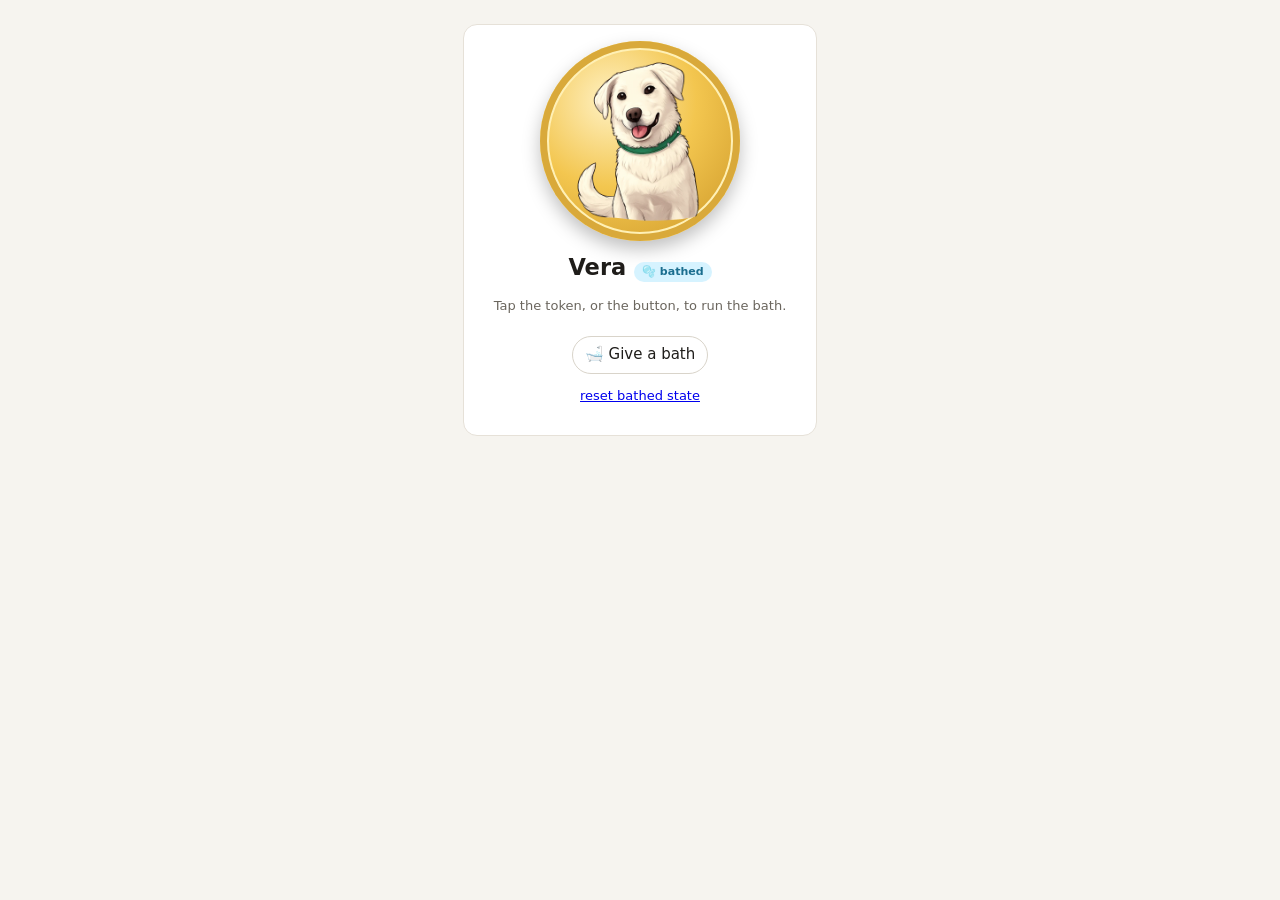
<file: bath-game/demo.html>
<!doctype html>
<html lang="en">
<head>
<meta charset="utf-8">
<meta name="viewport" content="width=device-width, initial-scale=1">
<title>Bath Demo</title>
<link rel="stylesheet" href="bath.css">
<style>
  body { margin: 0; padding: 24px 16px; font: 15px/1.45 system-ui, sans-serif; background: #f6f4ef; color: #1f1d1a; }
  .card { max-width: 320px; margin: 0 auto; background: #fff; border: 1px solid #e6e1d8; border-radius: 14px; padding: 16px; text-align: center; }
  .token { width: 200px; height: 200px; border-radius: 50%; margin: 0 auto 10px; display: grid; place-items: center; cursor: pointer;
           background: radial-gradient(circle at 35% 30%, #fff1c2, #f3c64f 45%, #c99324 100%); box-shadow: inset 0 0 0 7px #d9a93a, inset 0 0 0 9px #fff0b5, 0 8px 18px rgba(0,0,0,.25); }
  .token img { width: 85%; height: 85%; object-fit: contain; pointer-events: none; }
  .pill { display: inline-block; font-size: 11px; padding: 2px 8px; border-radius: 999px; background: #d6f3ff; color: #1b6e8f; }
  p { color: #6b665e; font-size: 13px; }
</style>
</head>
<body>
<div class="card">
  <!-- The token: tapping it opens the bath with the SAME cartoon image. -->
  <div class="token" id="token"><img src="../data/cartoons/CAIL-A-50367.webp" alt="Vera"></div>
  <h2 style="margin:4px 0">Vera <span class="pill bathed" hidden>🫧 bathed</span></h2>
  <p>Tap the token, or the button, to run the bath.</p>
  <button class="bath-btn" data-id="CAIL-A-50367" data-name="Vera" data-src="../data/cartoons/CAIL-A-50367.webp">🛁 Give a bath</button>
  <p><a href="#" id="reset">reset bathed state</a></p>
</div>

<script src="bath.js" data-seconds="25"></script>
<script>
  // Opening from your own element (the token) via the API:
  document.getElementById('token').addEventListener('click', () => BathGame.open({
    id: 'CAIL-A-50367',
    name: 'Vera',
    image: '../data/cartoons/CAIL-A-50367.webp',
    onDone: (id) => console.log('bathed', id),
  }));
  document.getElementById('reset').addEventListener('click', (e) => { e.preventDefault(); BathGame.reset(); });
</script>
</body>
</html>
</file>
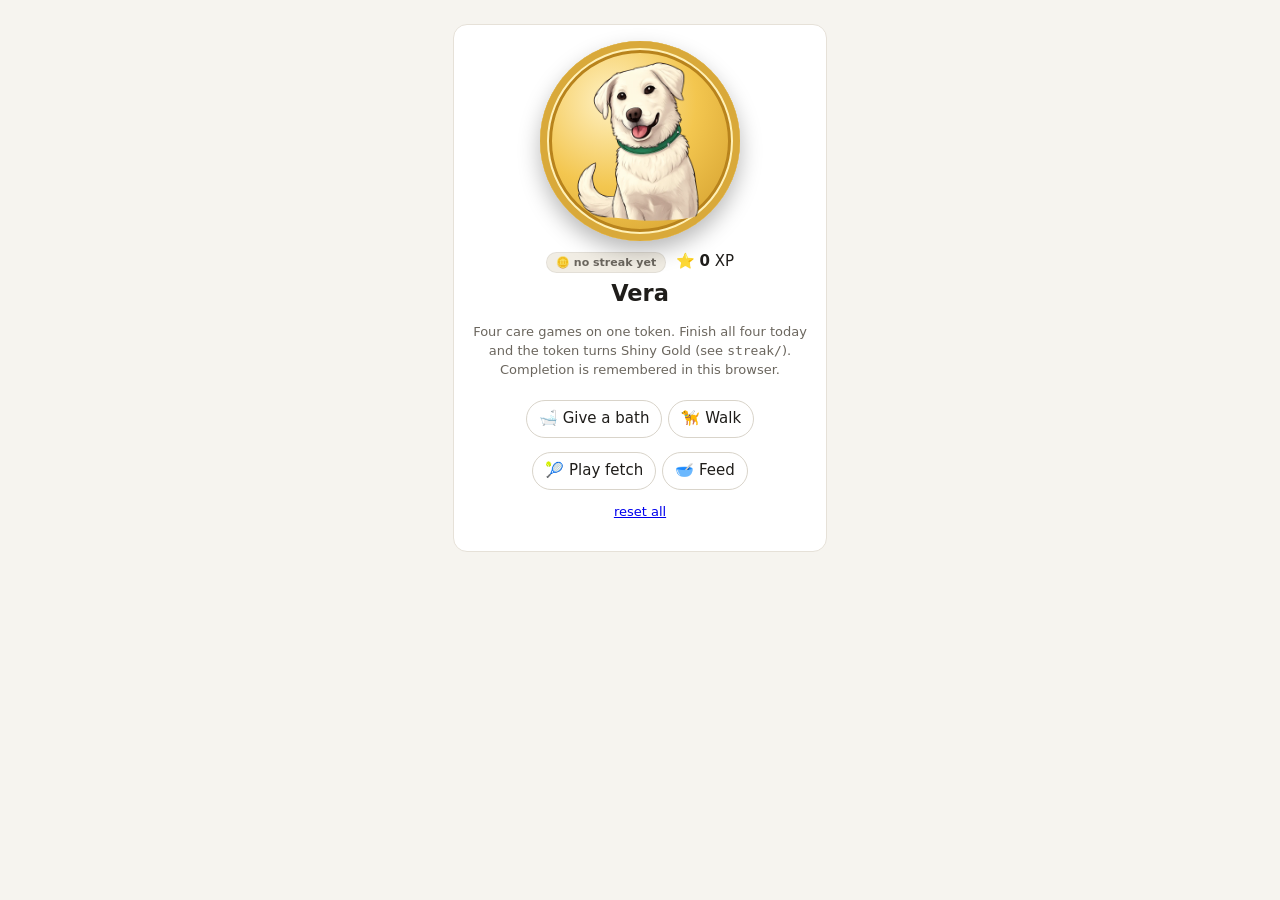
<file: mini-games/demo.html>
<!doctype html>
<html lang="en">
<head>
<meta charset="utf-8">
<meta name="viewport" content="width=device-width, initial-scale=1">
<title>Pet Care Demo</title>
<link rel="stylesheet" href="bath/bath.css">
<link rel="stylesheet" href="walk/walk.css">
<link rel="stylesheet" href="fetch/fetch.css">
<link rel="stylesheet" href="feed/feed.css">
<link rel="stylesheet" href="streak/streak.css">
<style>
  body { margin: 0; padding: 24px 16px; font: 15px/1.45 system-ui, sans-serif; background: #f6f4ef; color: #1f1d1a; }
  .card { max-width: 340px; margin: 0 auto; background: #fff; border: 1px solid #e6e1d8; border-radius: 14px; padding: 16px; text-align: center; }
  .token { width: 200px; height: 200px; border-radius: 50%; margin: 0 auto 10px; display: grid; place-items: center;
           background: radial-gradient(circle at 35% 30%, #fff1c2, #f3c64f 45%, #c99324 100%); box-shadow: inset 0 0 0 7px #d9a93a, inset 0 0 0 9px #fff0b5, 0 8px 18px rgba(0,0,0,.25); }
  .token img { width: 85%; height: 85%; object-fit: contain; }
  .pill { display: inline-block; font-size: 11px; padding: 2px 8px; border-radius: 999px; background: #eee; }
  .pill[hidden] { display: none; }
  .games { display: flex; flex-wrap: wrap; gap: 6px; justify-content: center; }
  p { color: #6b665e; font-size: 13px; }
  #log { text-align: left; font: 12px/1.4 ui-monospace, monospace; color: #6b665e; white-space: pre-wrap; }
</style>
</head>
<body>
<div class="card">
  <div class="token streak-self" data-streak-id="CAIL-A-50367" data-id="CAIL-A-50367" data-name="Vera"><img src="../data/cartoons/CAIL-A-50367.webp" alt="Vera"></div>
  <div><span data-streak-chip="CAIL-A-50367"></span> &nbsp;⭐ <b data-streak-xp>0</b> XP</div>
  <h2 style="margin:4px 0">Vera
    <span class="pill bathed" hidden>🫧 bathed</span><span class="pill walked" hidden>🐾 walked</span>
    <span class="pill played" hidden>🎾 played</span><span class="pill fed" hidden>🥣 fed</span>
  </h2>
  <p>Four care games on one token. Finish all four today and the token turns Shiny Gold (see <code>streak/</code>). Completion is remembered in this browser.</p>
  <div class="games">
    <button class="bath-btn"  data-id="CAIL-A-50367" data-name="Vera" data-src="../data/cartoons/CAIL-A-50367.webp">🛁 Give a bath</button>
    <button class="walk-btn"  data-id="CAIL-A-50367" data-name="Vera" data-src="../data/cartoons/CAIL-A-50367.webp">🦮 Walk</button>
    <button class="fetch-btn" data-id="CAIL-A-50367" data-name="Vera" data-src="../data/cartoons/CAIL-A-50367.webp">🎾 Play fetch</button>
    <button class="feed-btn"  data-id="CAIL-A-50367" data-name="Vera" data-src="../data/cartoons/CAIL-A-50367.webp" data-species="Dog" data-size-label="Mixed Breed (Large)">🥣 Feed</button>
  </div>
  <p><a href="#" id="reset">reset all</a></p>
  <div id="log"></div>
</div>
<script src="bath/bath.js"></script>
<script src="walk/walk.js"></script>
<script src="fetch/fetch.js"></script>
<script src="feed/feed.js"></script>
<script src="streak/streak.js"></script>
<script>
  document.getElementById('reset').addEventListener('click', (e) => { e.preventDefault(); [BathGame, WalkGame, FetchGame, FeedGame].forEach(g => g.reset()); });
document.getElementById('reset').addEventListener('click', () => Streak.reset());
</script>
</body>
</html>
</file>
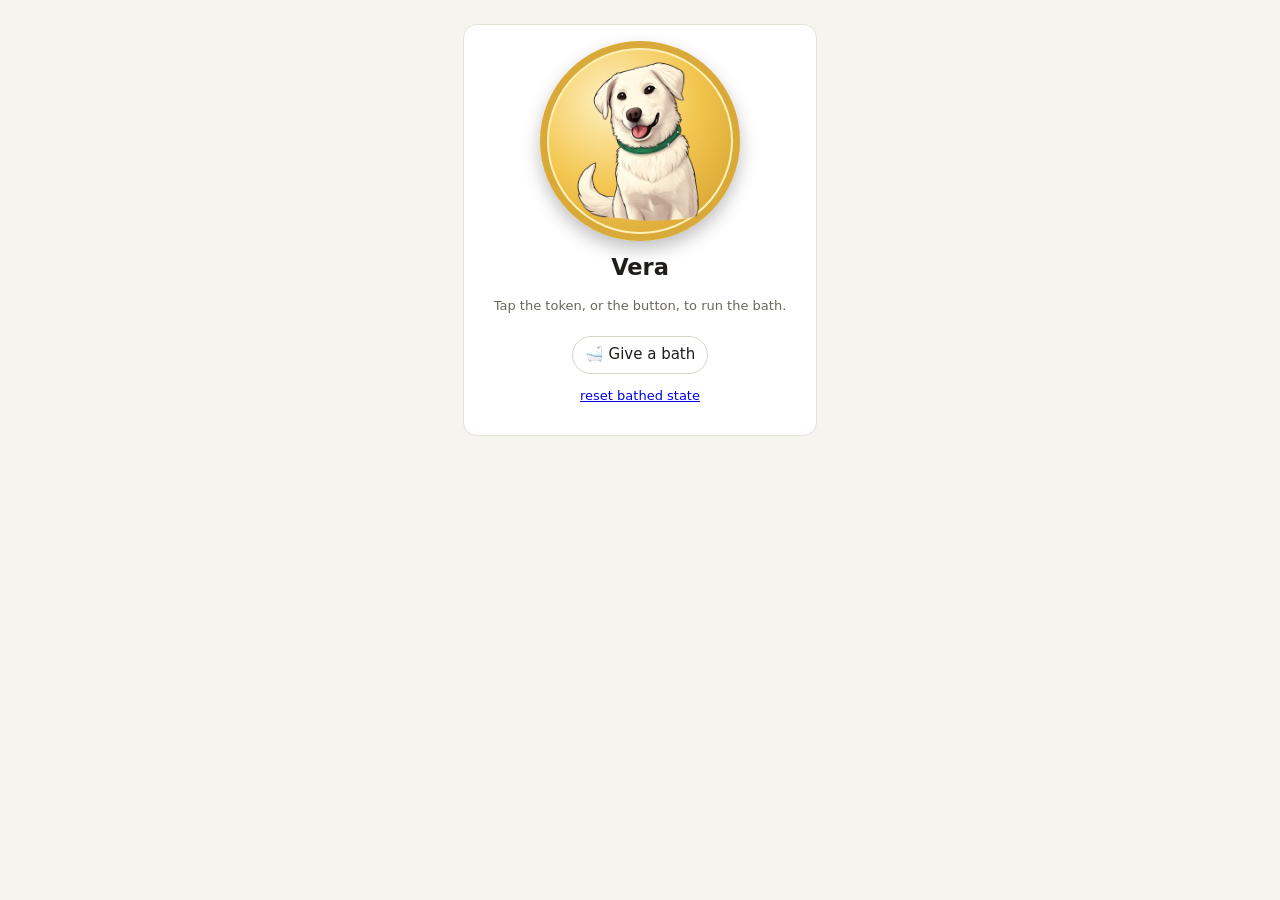
<file: mini-games/bath/demo.html>
<!doctype html>
<html lang="en">
<head>
<meta charset="utf-8">
<meta name="viewport" content="width=device-width, initial-scale=1">
<title>Bath Demo</title>
<link rel="stylesheet" href="bath.css">
<style>
  body { margin: 0; padding: 24px 16px; font: 15px/1.45 system-ui, sans-serif; background: #f6f4ef; color: #1f1d1a; }
  .card { max-width: 320px; margin: 0 auto; background: #fff; border: 1px solid #e6e1d8; border-radius: 14px; padding: 16px; text-align: center; }
  .token { width: 200px; height: 200px; border-radius: 50%; margin: 0 auto 10px; display: grid; place-items: center; cursor: pointer;
           background: radial-gradient(circle at 35% 30%, #fff1c2, #f3c64f 45%, #c99324 100%); box-shadow: inset 0 0 0 7px #d9a93a, inset 0 0 0 9px #fff0b5, 0 8px 18px rgba(0,0,0,.25); }
  .token img { width: 85%; height: 85%; object-fit: contain; pointer-events: none; }
  .pill { display: inline-block; font-size: 11px; padding: 2px 8px; border-radius: 999px; background: #d6f3ff; color: #1b6e8f; }
  .pill[hidden] { display: none; }
  p { color: #6b665e; font-size: 13px; }
</style>
</head>
<body>
<div class="card">
  <!-- The token: tapping it opens the bath with the SAME cartoon image. -->
  <div class="token" id="token"><img src="../../data/cartoons/CAIL-A-50367.webp" alt="Vera"></div>
  <h2 style="margin:4px 0">Vera <span class="pill bathed" hidden>🫧 bathed</span></h2>
  <p>Tap the token, or the button, to run the bath.</p>
  <button class="bath-btn" data-id="CAIL-A-50367" data-name="Vera" data-src="../../data/cartoons/CAIL-A-50367.webp">🛁 Give a bath</button>
  <p><a href="#" id="reset">reset bathed state</a></p>
</div>

<script src="bath.js" data-seconds="25"></script>
<script>
  // Opening from your own element (the token) via the API:
  document.getElementById('token').addEventListener('click', () => BathGame.open({
    id: 'CAIL-A-50367',
    name: 'Vera',
    image: '../../data/cartoons/CAIL-A-50367.webp',
    onDone: (id) => console.log('bathed', id),
  }));
  document.getElementById('reset').addEventListener('click', (e) => { e.preventDefault(); BathGame.reset(); });
</script>
</body>
</html>
</file>
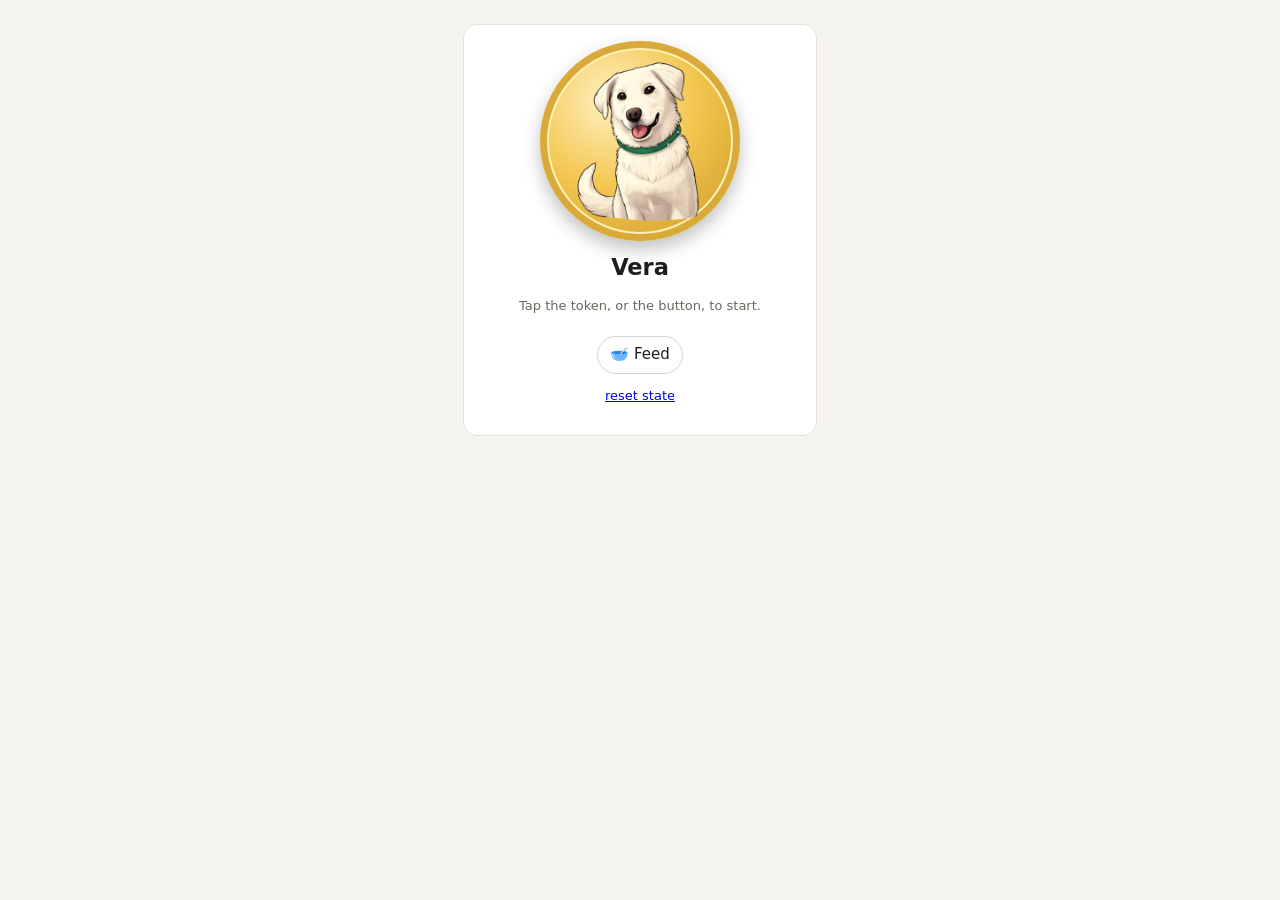
<file: mini-games/feed/demo.html>
<!doctype html>
<html lang="en">
<head>
<meta charset="utf-8">
<meta name="viewport" content="width=device-width, initial-scale=1">
<title>Feed the pet Demo</title>
<link rel="stylesheet" href="feed.css">
<style>
  body { margin: 0; padding: 24px 16px; font: 15px/1.45 system-ui, sans-serif; background: #f6f4ef; color: #1f1d1a; }
  .card { max-width: 320px; margin: 0 auto; background: #fff; border: 1px solid #e6e1d8; border-radius: 14px; padding: 16px; text-align: center; }
  .token { width: 200px; height: 200px; border-radius: 50%; margin: 0 auto 10px; display: grid; place-items: center; cursor: pointer;
           background: radial-gradient(circle at 35% 30%, #fff1c2, #f3c64f 45%, #c99324 100%); box-shadow: inset 0 0 0 7px #d9a93a, inset 0 0 0 9px #fff0b5, 0 8px 18px rgba(0,0,0,.25); }
  .token img { width: 85%; height: 85%; object-fit: contain; pointer-events: none; }
  .pill { display: inline-block; font-size: 11px; padding: 2px 8px; border-radius: 999px; }
  .pill[hidden] { display: none; }
  p { color: #6b665e; font-size: 13px; }
</style>
</head>
<body>
<div class="card">
  <!-- The token: tapping it opens the game with the SAME cartoon image. -->
  <div class="token" id="token"><img src="../../data/cartoons/CAIL-A-50367.webp" alt="Vera"></div>
  <h2 style="margin:4px 0">Vera <span class="pill fed" hidden>🥣 fed</span></h2>
  <p>Tap the token, or the button, to start.</p>
  <button class="feed-btn" data-id="CAIL-A-50367" data-name="Vera" data-src="../../data/cartoons/CAIL-A-50367.webp" data-species="Dog" data-size-label="Mixed Breed (Large)">🥣 Feed the pet</button>
  <p><a href="#" id="reset">reset state</a></p>
</div>

<script src="feed.js"></script>
<script>
  document.getElementById('token').addEventListener('click', () => FeedGame.open({
    id: 'CAIL-A-50367',
    name: 'Vera',
    image: '../../data/cartoons/CAIL-A-50367.webp',
    species: 'Dog', size: 'large',
    onDone: (id, stats) => console.log('done', id, stats),
  }));
  document.getElementById('reset').addEventListener('click', (e) => { e.preventDefault(); FeedGame.reset(); });
</script>
</body>
</html>
</file>
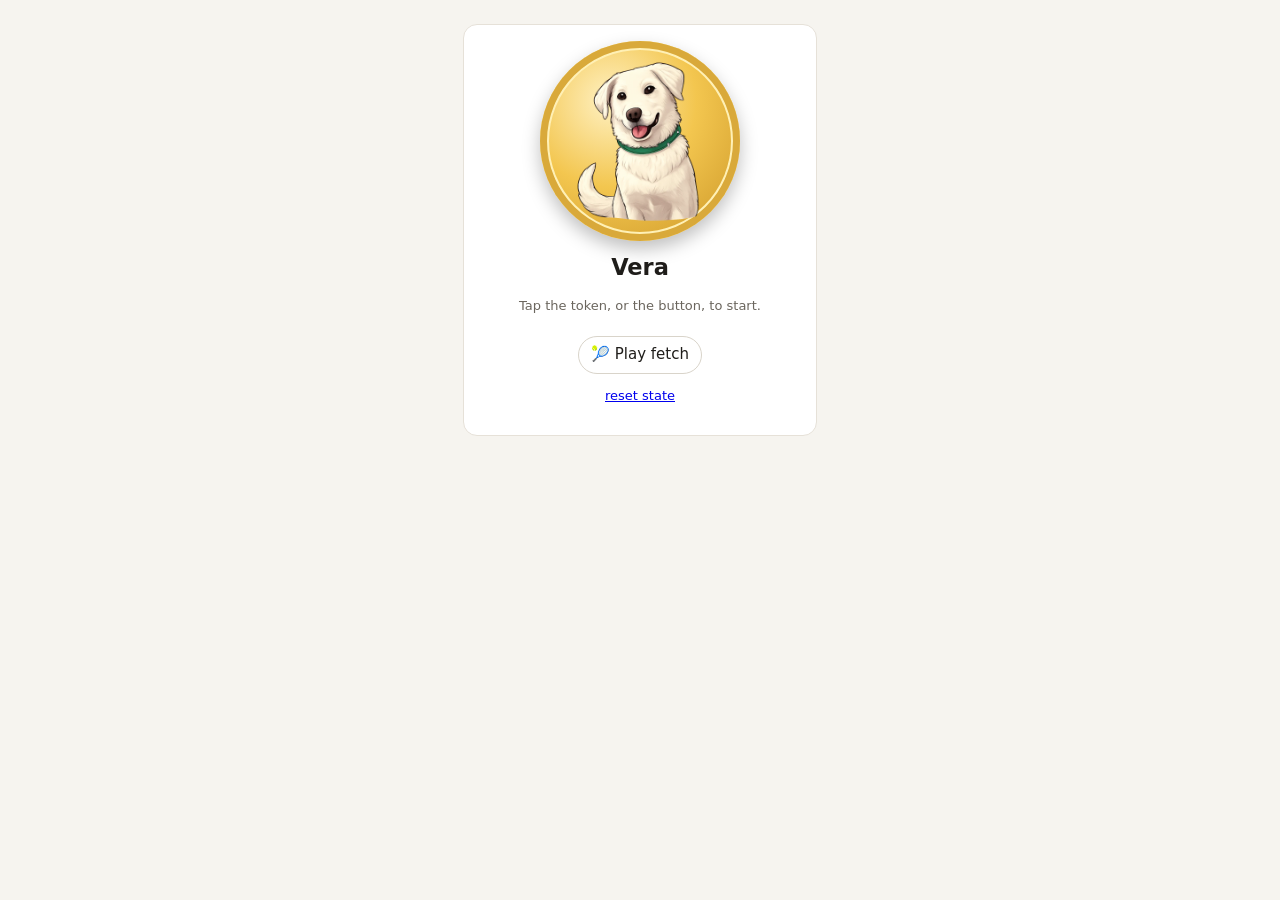
<file: mini-games/fetch/demo.html>
<!doctype html>
<html lang="en">
<head>
<meta charset="utf-8">
<meta name="viewport" content="width=device-width, initial-scale=1">
<title>Play fetch Demo</title>
<link rel="stylesheet" href="fetch.css">
<style>
  body { margin: 0; padding: 24px 16px; font: 15px/1.45 system-ui, sans-serif; background: #f6f4ef; color: #1f1d1a; }
  .card { max-width: 320px; margin: 0 auto; background: #fff; border: 1px solid #e6e1d8; border-radius: 14px; padding: 16px; text-align: center; }
  .token { width: 200px; height: 200px; border-radius: 50%; margin: 0 auto 10px; display: grid; place-items: center; cursor: pointer;
           background: radial-gradient(circle at 35% 30%, #fff1c2, #f3c64f 45%, #c99324 100%); box-shadow: inset 0 0 0 7px #d9a93a, inset 0 0 0 9px #fff0b5, 0 8px 18px rgba(0,0,0,.25); }
  .token img { width: 85%; height: 85%; object-fit: contain; pointer-events: none; }
  .pill { display: inline-block; font-size: 11px; padding: 2px 8px; border-radius: 999px; }
  .pill[hidden] { display: none; }
  p { color: #6b665e; font-size: 13px; }
</style>
</head>
<body>
<div class="card">
  <!-- The token: tapping it opens the game with the SAME cartoon image. -->
  <div class="token" id="token"><img src="../../data/cartoons/CAIL-A-50367.webp" alt="Vera"></div>
  <h2 style="margin:4px 0">Vera <span class="pill played" hidden>🎾 played</span></h2>
  <p>Tap the token, or the button, to start.</p>
  <button class="fetch-btn" data-id="CAIL-A-50367" data-name="Vera" data-src="../../data/cartoons/CAIL-A-50367.webp" data-species="Dog" data-size-label="Mixed Breed (Large)">🎾 Play fetch</button>
  <p><a href="#" id="reset">reset state</a></p>
</div>

<script src="fetch.js"></script>
<script>
  document.getElementById('token').addEventListener('click', () => FetchGame.open({
    id: 'CAIL-A-50367',
    name: 'Vera',
    image: '../../data/cartoons/CAIL-A-50367.webp',
    species: 'Dog', size: 'large',
    onDone: (id, stats) => console.log('done', id, stats),
  }));
  document.getElementById('reset').addEventListener('click', (e) => { e.preventDefault(); FetchGame.reset(); });
</script>
</body>
</html>
</file>
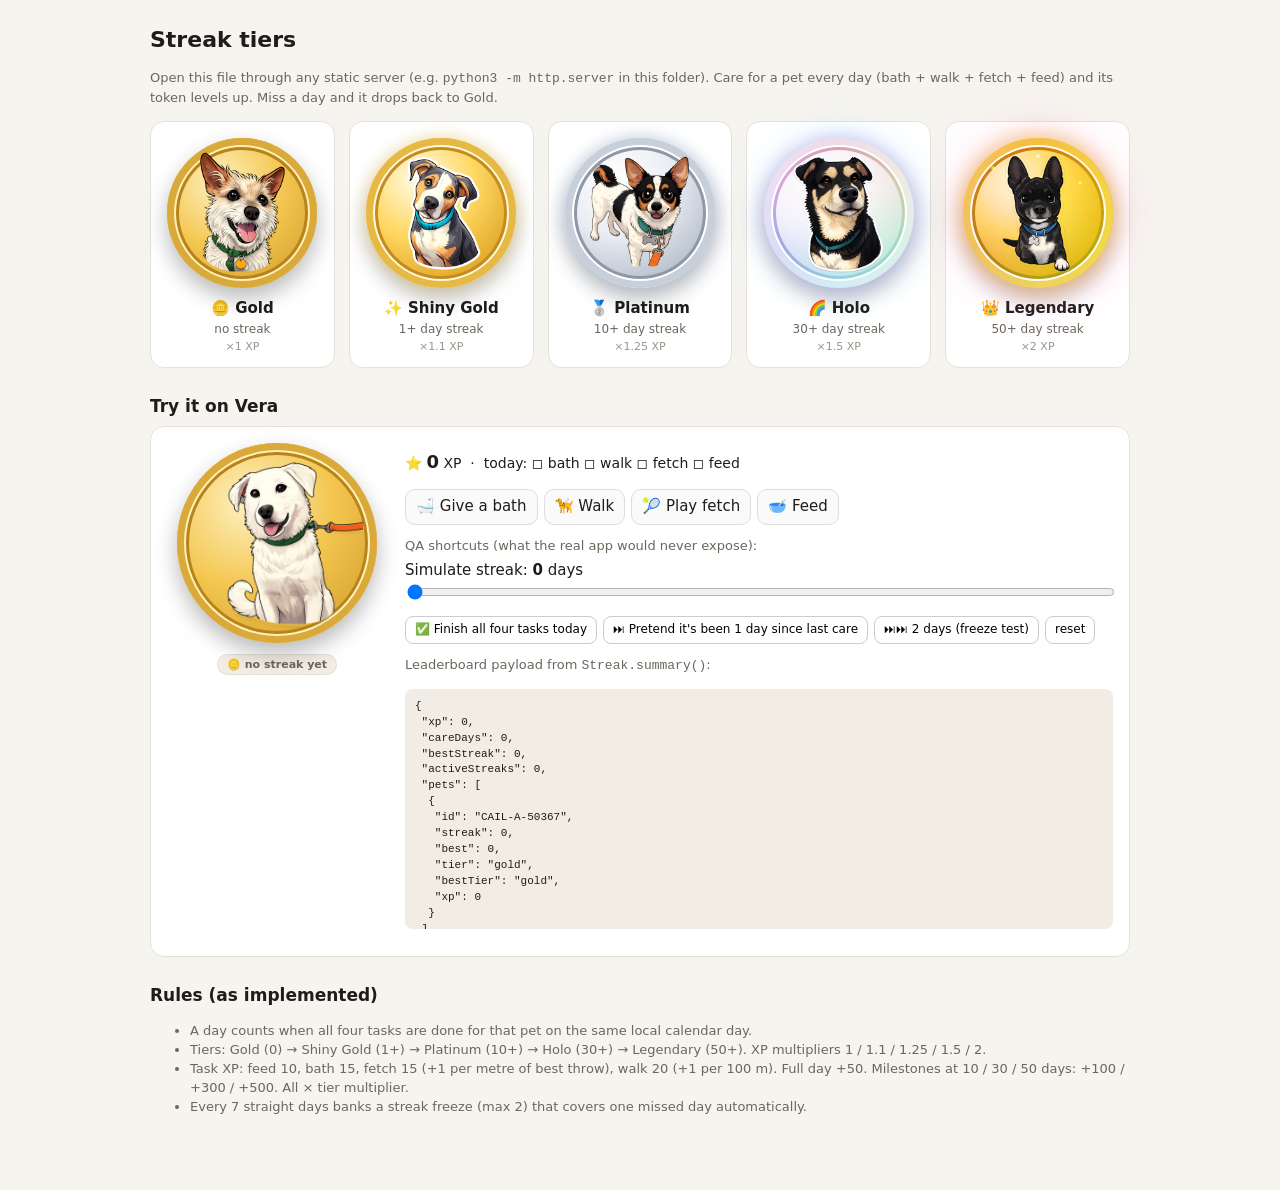
<file: mini-games/streak/demo.html>
<!doctype html>
<html lang="en">
<head>
<meta charset="utf-8">
<meta name="viewport" content="width=device-width, initial-scale=1">
<title>Streak Tiers Demo</title>
<link rel="stylesheet" href="../bath/bath.css" onerror="this.remove()">
<link rel="stylesheet" href="../walk/walk.css" onerror="this.remove()">
<link rel="stylesheet" href="../fetch/fetch.css" onerror="this.remove()">
<link rel="stylesheet" href="../feed/feed.css" onerror="this.remove()">
<link rel="stylesheet" href="streak.css">
<style>
  body { margin: 0; padding: 24px 16px 60px; font: 15px/1.45 system-ui, sans-serif; background: #f6f4ef; color: #1f1d1a; }
  h1 { font-size: 22px; margin: 0 0 4px; } h2 { font-size: 17px; margin: 26px 0 8px; }
  p, li { color: #6b665e; font-size: 13px; }
  .wrap { max-width: 980px; margin: 0 auto; }
  .tiers { display: grid; grid-template-columns: repeat(auto-fit, minmax(170px, 1fr)); gap: 14px; }
  .tier { background: #fff; border: 1px solid #e6e1d8; border-radius: 14px; padding: 16px 10px 12px; text-align: center; }
  .tier .req { font-size: 12px; color: #6b665e; margin: 2px 0 0; }
  .tier .mult { font-size: 11px; color: #9a948a; }
  /* the Pages coin markup, so the tiers are tested on the real token */
  .coin { width: 150px; height: 150px; position: relative; margin: 0 auto 10px; }
  .face { position: absolute; inset: 0; border-radius: 50%; overflow: hidden;
          background: radial-gradient(circle at 35% 30%, #fff1c2 0%, #f3c64f 45%, #c99324 100%);
          box-shadow: inset 0 0 0 7px #d9a93a, inset 0 0 0 9px #fff0b5, inset 0 0 0 12px #b8831c, 0 10px 22px rgba(0,0,0,.28); }
  .face img { width: 100%; height: 100%; object-fit: contain; padding: 14px; display: block; box-sizing: border-box; }
  .play { background: #fff; border: 1px solid #e6e1d8; border-radius: 14px; padding: 16px; display: grid; grid-template-columns: 220px 1fr; gap: 18px; align-items: start; }
  .play .coin { width: 200px; height: 200px; }
  .games, .qa { display: flex; flex-wrap: wrap; gap: 6px; }
  .qa { margin-top: 10px; } .qa button, .games button { font: inherit; }
  .games button { padding: 6px 10px; border-radius: 10px; border: 1px solid #ddd; background: #fafafa; cursor: pointer; }
  .qa button { padding: 4px 9px; border-radius: 8px; border: 1px solid #ccc; background: #fff; cursor: pointer; font-size: 12px; }
  input[type=range] { width: 100%; }
  .stat { font-size: 14px; margin: 6px 0; } .stat b { font-size: 18px; }
  .pill { display: inline-block; font-size: 11px; padding: 2px 8px; border-radius: 999px; background: #eee; vertical-align: middle; }
  .pill[hidden] { display: none; }
  pre { background: #f1ede4; border-radius: 8px; padding: 10px; font-size: 11px; overflow: auto; max-height: 220px; }
  @media (max-width: 600px) { .play { grid-template-columns: 1fr; } }
</style>
</head>
<body>
<div class="wrap">
  <h1>Streak tiers</h1>
  <p>Open this file through any static server (e.g. <code>python3 -m http.server</code> in this folder). Care for a pet every day (bath + walk + fetch + feed) and its token levels up. Miss a day and it drops back to Gold.</p>

  <div class="tiers" id="gallery"></div>

  <h2>Try it on Vera</h2>
  <div class="play">
    <div>
      <div class="coin" id="vera" data-streak-id="CAIL-A-50367" data-id="CAIL-A-50367" data-name="Vera">
        <div class="face front"><img src="cartoons/CAIL-A-50367.webp" alt="Vera" draggable="false"></div>
      </div>
      <div style="text-align:center"><span data-streak-chip="CAIL-A-50367"></span></div>
    </div>
    <div>
      <div class="stat">⭐ <b data-streak-xp>0</b> XP &nbsp;·&nbsp; today: <span id="today"></span></div>
      <div class="games">
        <button class="bath-btn"  data-id="CAIL-A-50367" data-name="Vera" data-src="cartoons/CAIL-A-50367.webp">🛁 Bath</button>
        <button class="walk-btn"  data-id="CAIL-A-50367" data-name="Vera" data-src="cartoons/CAIL-A-50367.webp">🦮 Walk</button>
        <button class="fetch-btn" data-id="CAIL-A-50367" data-name="Vera" data-src="cartoons/CAIL-A-50367.webp">🎾 Fetch</button>
        <button class="feed-btn"  data-id="CAIL-A-50367" data-name="Vera" data-src="cartoons/CAIL-A-50367.webp" data-species="Dog" data-size-label="Mixed Breed (Large)">🥣 Feed</button>
        <span class="pill bathed" hidden>🫧</span><span class="pill walked" hidden>🐾</span><span class="pill played" hidden>🎾</span><span class="pill fed" hidden>🥣</span>
      </div>
      <p style="margin:12px 0 4px">QA shortcuts (what the real app would never expose):</p>
      <label>Simulate streak: <b id="simv">0</b> days<input type="range" id="sim" min="0" max="60" value="0"></label>
      <div class="qa">
        <button id="care">✅ Finish all four tasks today</button>
        <button id="skip">⏭ Pretend it's been 1 day since last care</button>
        <button id="skip2">⏭⏭ 2 days (freeze test)</button>
        <button id="reset">reset</button>
      </div>
      <p style="margin-top:12px">Leaderboard payload from <code>Streak.summary()</code>:</p>
      <pre id="out"></pre>
    </div>
  </div>

  <h2>Rules (as implemented)</h2>
  <ul>
    <li>A day counts when all four tasks are done for that pet on the same local calendar day.</li>
    <li>Tiers: Gold (0) → Shiny Gold (1+) → Platinum (10+) → Holo (30+) → Legendary (50+). XP multipliers 1 / 1.1 / 1.25 / 1.5 / 2.</li>
    <li>Task XP: feed 10, bath 15, fetch 15 (+1 per metre of best throw), walk 20 (+1 per 100 m). Full day +50. Milestones at 10 / 30 / 50 days: +100 / +300 / +500. All × tier multiplier.</li>
    <li>Every 7 straight days banks a streak freeze (max 2) that covers one missed day automatically.</li>
  </ul>
</div>

<!-- the four games are optional here: present when this folder sits next to bath/ walk/ fetch/ feed/, hidden otherwise -->
<script src="../bath/bath.js" onerror="document.querySelector('.games').style.display = 'none'"></script>
<script src="../walk/walk.js" onerror="document.querySelector('.games').style.display = 'none'"></script>
<script src="../fetch/fetch.js" onerror="document.querySelector('.games').style.display = 'none'"></script>
<script src="../feed/feed.js" onerror="document.querySelector('.games').style.display = 'none'"></script>
<script src="streak.js"></script>
<script>
  const ID = 'CAIL-A-50367';
  const PETS = [['CAIL-A-4801','Arty'],['CAIL-A-50016','Bruno'],['CAIL-A-50385','Jack'],['CAIL-A-50371','Hutch'],['CAIL-A-50360','Bonchon']];
  // gallery: one coin per tier, class applied directly (no streak data involved)
  document.getElementById('gallery').innerHTML = Streak.TIERS.map((t, i) => `
    <div class="tier">
      <div class="coin streak-${t.key}"><div class="face front"><img src="cartoons/${PETS[i][0]}.webp" alt="${PETS[i][1]}" draggable="false"></div></div>
      <div><b>${t.emoji} ${t.name}</b></div>
      <div class="req">${t.min === 0 ? 'no streak' : t.min + '+ day streak'}</div>
      <div class="mult">×${t.mult} XP</div>
    </div>`).join('');

  const sim = document.getElementById('sim'), simv = document.getElementById('simv');
  function refresh() {
    const s = Streak.state(ID);
    simv.textContent = s.streak; sim.value = s.streak;
    document.getElementById('today').textContent = Streak.TASKS.map(k => (s.today[k] ? '✅' : '◻️') + ' ' + k).join('  ');
    document.getElementById('out').textContent = JSON.stringify(Streak.summary(), null, 1);
  }
  sim.addEventListener('input', () => { Streak.simulate(ID, +sim.value); refresh(); });
  document.getElementById('care').addEventListener('click', () => { Streak.TASKS.forEach(k => Streak.complete(ID, k, k === 'walk' ? { meters: 640 } : k === 'fetch' ? { bestThrowMeters: 23 } : {})); refresh(); });
  document.getElementById('skip').addEventListener('click', () => { Streak.rewind(ID, 1); ['BathGame','WalkGame','FetchGame','FeedGame'].forEach(g => window[g] && window[g].reset()); refresh(); });
  document.getElementById('skip2').addEventListener('click', () => { Streak.rewind(ID, 2); ['BathGame','WalkGame','FetchGame','FeedGame'].forEach(g => window[g] && window[g].reset()); refresh(); });
  document.getElementById('reset').addEventListener('click', () => { Streak.reset(); ['BathGame','WalkGame','FetchGame','FeedGame'].forEach(g => window[g] && window[g].reset()); refresh(); });
  document.addEventListener('streak:change', refresh);
  refresh();
</script>
</body>
</html>
</file>
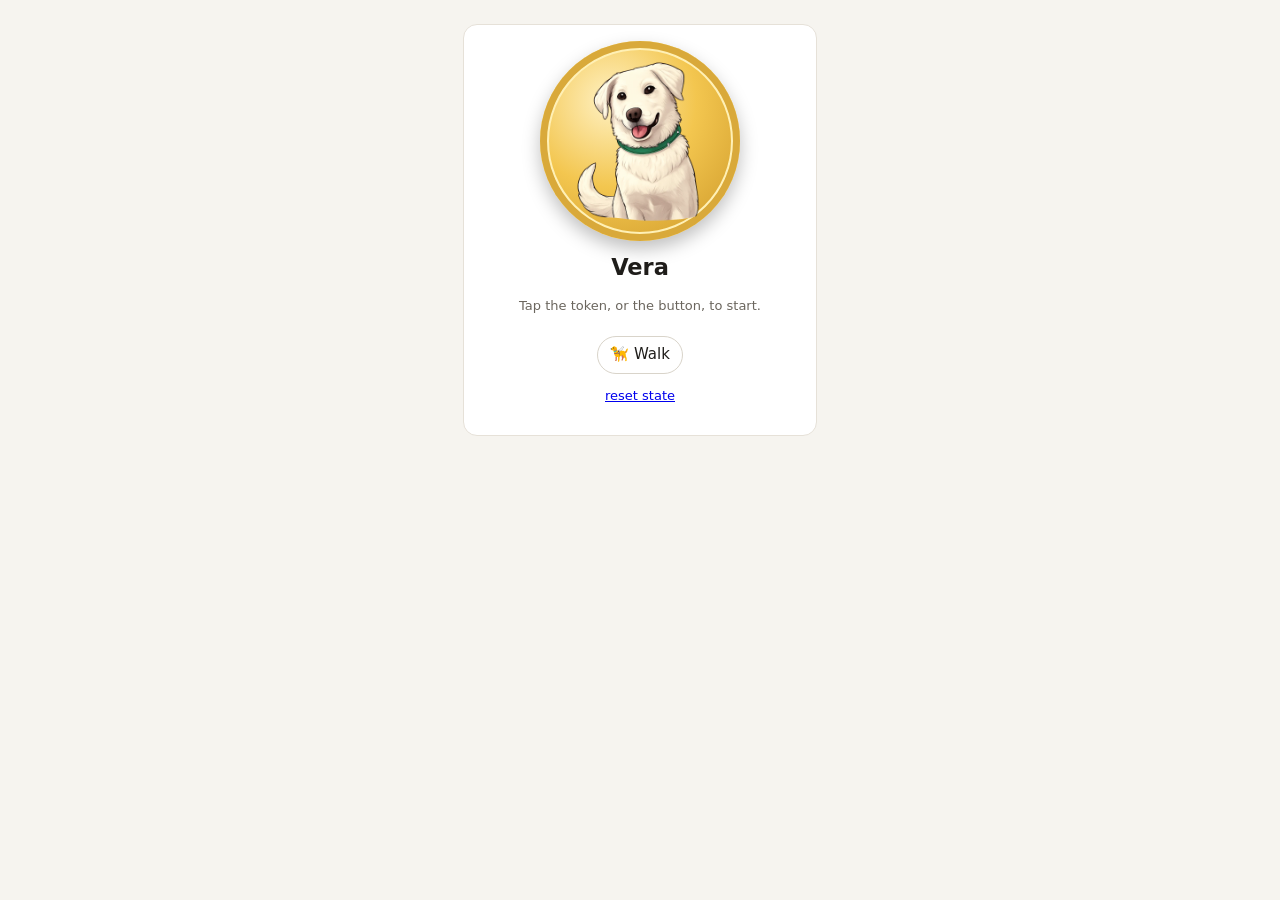
<file: mini-games/walk/demo.html>
<!doctype html>
<html lang="en">
<head>
<meta charset="utf-8">
<meta name="viewport" content="width=device-width, initial-scale=1">
<title>Walk the dog Demo</title>
<link rel="stylesheet" href="walk.css">
<style>
  body { margin: 0; padding: 24px 16px; font: 15px/1.45 system-ui, sans-serif; background: #f6f4ef; color: #1f1d1a; }
  .card { max-width: 320px; margin: 0 auto; background: #fff; border: 1px solid #e6e1d8; border-radius: 14px; padding: 16px; text-align: center; }
  .token { width: 200px; height: 200px; border-radius: 50%; margin: 0 auto 10px; display: grid; place-items: center; cursor: pointer;
           background: radial-gradient(circle at 35% 30%, #fff1c2, #f3c64f 45%, #c99324 100%); box-shadow: inset 0 0 0 7px #d9a93a, inset 0 0 0 9px #fff0b5, 0 8px 18px rgba(0,0,0,.25); }
  .token img { width: 85%; height: 85%; object-fit: contain; pointer-events: none; }
  .pill { display: inline-block; font-size: 11px; padding: 2px 8px; border-radius: 999px; }
  .pill[hidden] { display: none; }
  p { color: #6b665e; font-size: 13px; }
</style>
</head>
<body>
<div class="card">
  <!-- The token: tapping it opens the game with the SAME cartoon image. -->
  <div class="token" id="token"><img src="../../data/cartoons/CAIL-A-50367.webp" alt="Vera"></div>
  <h2 style="margin:4px 0">Vera <span class="pill walked" hidden>🦮 walked</span></h2>
  <p>Tap the token, or the button, to start.</p>
  <button class="walk-btn" data-id="CAIL-A-50367" data-name="Vera" data-src="../../data/cartoons/CAIL-A-50367.webp" data-species="Dog" data-size-label="Mixed Breed (Large)">🦮 Walk the dog</button>
  <p><a href="#" id="reset">reset state</a></p>
</div>

<script src="walk.js"></script>
<script>
  document.getElementById('token').addEventListener('click', () => WalkGame.open({
    id: 'CAIL-A-50367',
    name: 'Vera',
    image: '../../data/cartoons/CAIL-A-50367.webp',
    species: 'Dog', size: 'large',
    onDone: (id, stats) => console.log('done', id, stats),
  }));
  document.getElementById('reset').addEventListener('click', (e) => { e.preventDefault(); WalkGame.reset(); });
</script>
</body>
</html>
</file>
<file: bath-game/bath.css>
/* ---------- Bath game overlay ---------- */
#bath { position: fixed; inset: 0; z-index: 50; background: rgba(20, 30, 50, .72); backdrop-filter: blur(4px); display: grid; place-items: center; padding: 12px; }
#bath[hidden] { display: none; }
body.bath-open { overflow: hidden; }
.bath-stage { position: relative; width: min(440px, 100%); background: linear-gradient(180deg, #e8f4ff 0%, #d4e9fb 100%); border-radius: 22px; padding: 14px 14px 18px; box-shadow: 0 24px 60px rgba(0,0,0,.35); color: #1f2a3a; }
.bath-close { position: absolute; top: 10px; right: 10px; width: 34px; height: 34px; border-radius: 50%; border: 0; background: rgba(0,0,0,.08); font-size: 16px; cursor: pointer; color: inherit; }
.bath-title { margin: 4px 36px 6px 4px; font-size: 18px; }
.bath-scene { position: relative; height: 320px; border-radius: 16px; overflow: hidden; touch-action: none; cursor: none; user-select: none; -webkit-user-select: none;
  background: linear-gradient(180deg, #bfe3ff 0%, #a9d6f5 55%, #9fcdea 56%, #8dbfdf 100%); }
.bath-scene::before { content: ""; position: absolute; inset: 0 0 auto 0; height: 56%; background: repeating-linear-gradient(90deg, rgba(255,255,255,.18) 0 28px, transparent 28px 30px); }
.bath-scene::after  { content: ""; position: absolute; left: 0; right: 0; bottom: 0; height: 44%; background: linear-gradient(180deg, #7fb6d8, #6aa3c8); }

/* steam */
.steam { position: absolute; left: 50%; top: 20px; width: 220px; margin-left: -110px; height: 120px; pointer-events: none; }
.steam i { position: absolute; bottom: 0; width: 46px; height: 46px; border-radius: 50%; background: rgba(255,255,255,.55); filter: blur(10px); animation: steam 3.2s ease-in-out infinite; opacity: 0; }
.steam i:nth-child(1) { left: 20px; animation-delay: 0s; }
.steam i:nth-child(2) { left: 90px; animation-delay: 1.1s; }
.steam i:nth-child(3) { left: 160px; animation-delay: 2.1s; }
@keyframes steam { 0% { transform: translateY(40px) scale(.6); opacity: 0; } 30% { opacity: .8; } 100% { transform: translateY(-90px) scale(1.5); opacity: 0; } }

/* tub */
.tub { position: absolute; left: 50%; bottom: 34px; width: 330px; margin-left: -165px; height: 190px; z-index: 2; }
.tub-back, .tub-front { position: absolute; left: 0; right: 0; bottom: 0; border-radius: 26px 26px 110px 110px / 26px 26px 80px 80px; }
.tub-back { top: 0; background: linear-gradient(180deg, #ffffff, #e9eef5 60%, #d7dfe9); box-shadow: inset 0 -30px 40px rgba(120,140,170,.25); z-index: 1; }
.bath-pet { position: absolute; left: 50%; bottom: 34px; width: 215px; height: 215px; margin-left: -105px; object-fit: contain; z-index: 2; transform-origin: 50% 90%; filter: drop-shadow(0 6px 6px rgba(0,0,0,.18)); }
.bath-scene.scrubbing .bath-pet { animation: wiggle .35s ease-in-out infinite; }
@keyframes wiggle { 0%,100% { transform: rotate(-2.5deg) translateY(0); } 50% { transform: rotate(2.5deg) translateY(-3px); } }
.dirt { position: absolute; left: 50%; bottom: 34px; width: 215px; height: 215px; margin-left: -105px; z-index: 4; pointer-events: none; }
.dirt i { position: absolute; width: 34px; height: 26px; border-radius: 50%; background: radial-gradient(circle at 40% 40%, rgba(92,64,36,.85), rgba(92,64,36,.35) 60%, transparent 72%); filter: blur(1px); transition: opacity .3s; }
.water { position: absolute; left: 6px; right: 6px; top: 44%; bottom: 0; z-index: 3; border-radius: 0 0 100px 100px / 0 0 70px 70px; overflow: hidden;
  background: linear-gradient(180deg, rgba(130,200,245,.55), rgba(80,160,225,.75)); }
.water .wave { position: absolute; top: -8px; left: 0; width: 200%; height: 24px;
  background: radial-gradient(circle at 10px 10px, #fff 7px, transparent 8px) 0 0/40px 20px repeat-x, radial-gradient(circle at 30px 6px, #fff 9px, transparent 10px) 0 0/40px 20px repeat-x;
  animation: wave 2.4s linear infinite; }
@keyframes wave { to { transform: translateX(-40px); } }
.tub-front { top: 60%; background: linear-gradient(180deg, #f7f9fc, #dfe6ef 70%, #c9d3e0); z-index: 5; box-shadow: 0 10px 20px rgba(0,0,0,.18), inset 0 10px 14px rgba(255,255,255,.9); }
.tub-front::before { content: ""; position: absolute; top: -10px; left: -6px; right: -6px; height: 22px; border-radius: 14px; background: linear-gradient(180deg, #ffffff, #e2e8f0); box-shadow: 0 3px 6px rgba(0,0,0,.12); }
.foam { position: absolute; left: 10px; right: 10px; top: -4px; height: 30px; z-index: 6; pointer-events: none; opacity: 0; transition: opacity .6s;
  background: radial-gradient(circle at 12px 14px, #fff 11px, transparent 12px) 0 0/30px 30px repeat-x, radial-gradient(circle at 28px 8px, #fff 9px, transparent 10px) 0 0/30px 30px repeat-x; }
.feet { position: absolute; left: 40px; right: 40px; bottom: 22px; height: 16px; z-index: 1; }
.feet::before, .feet::after { content: ""; position: absolute; bottom: 0; width: 40px; height: 16px; border-radius: 0 0 14px 14px; background: #c9b27a; }
.feet::before { left: 0; } .feet::after { right: 0; }
.faucet { position: absolute; left: 50%; margin-left: 128px; bottom: 205px; width: 20px; height: 70px; background: linear-gradient(90deg, #cfd6df, #f4f7fa, #b9c3cf); border-radius: 8px 8px 4px 4px; z-index: 1; }
.faucet::after { content: ""; position: absolute; left: -26px; top: 6px; width: 40px; height: 14px; border-radius: 8px; background: linear-gradient(180deg, #f4f7fa, #b9c3cf); }

/* bubbles */
.bubbles { position: absolute; inset: 0; z-index: 7; pointer-events: none; overflow: hidden; }
.bubble { position: absolute; border-radius: 50%; background: radial-gradient(circle at 30% 30%, rgba(255,255,255,.95), rgba(210,235,255,.55) 45%, rgba(160,210,255,.25) 70%, rgba(255,255,255,0) 72%); box-shadow: inset -2px -3px 6px rgba(255,255,255,.7), 0 0 0 1px rgba(255,255,255,.5); animation: float var(--t, 1.6s) ease-out forwards; }
@keyframes float { 0% { transform: translate(0,0) scale(.5); opacity: 0; } 15% { opacity: 1; transform: translate(0,-6px) scale(1); } 100% { transform: translate(var(--dx, 0px), -140px) scale(1.15); opacity: 0; } }

/* brush under the finger */
.brush { position: absolute; z-index: 9; width: 64px; height: 64px; margin: -40px 0 0 -14px; pointer-events: none; transform: rotate(-28deg); transition: transform .12s; opacity: 0; }
.bath-scene.pointer-in .brush { opacity: 1; }
.bath-scene.scrubbing .brush { animation: scrub .22s ease-in-out infinite; }
@keyframes scrub { 0%,100% { transform: rotate(-34deg) translate(0,0); } 50% { transform: rotate(-20deg) translate(4px,3px); } }

/* meter + messages */
.bath-meter { height: 14px; margin: 12px 4px 6px; background: rgba(0,0,0,.08); border-radius: 7px; overflow: hidden; }
.bath-meter i { display: block; height: 100%; width: 0; background: linear-gradient(90deg, #5ec8ff, #2a9d8f); transition: width .15s linear; }
.bath-msg { margin: 0 4px; font-size: 14px; display: flex; justify-content: space-between; gap: 8px; }
.bath-msg strong { color: #2a9d8f; }
.bath-done { display: none; margin: 10px auto 0; padding: 9px 18px; border: 0; border-radius: 999px; background: #e4572e; color: #fff; font: inherit; font-weight: 700; cursor: pointer; }
.bath-stage.clean .bath-done { display: block; }
.bath-stage.clean .bath-scene { cursor: default; }
.sparkle { position: absolute; z-index: 8; font-size: 22px; animation: sparkle 1.4s ease-out forwards; pointer-events: none; }
@keyframes sparkle { 0% { transform: scale(0) rotate(0); opacity: 0; } 30% { opacity: 1; } 100% { transform: scale(1.4) rotate(40deg) translateY(-30px); opacity: 0; } }
.bath-stage.clean .bath-pet { animation: happy .6s ease-in-out 3; filter: drop-shadow(0 0 14px rgba(255,255,255,.95)); }
@keyframes happy { 0%,100% { transform: translateY(0) scale(1); } 50% { transform: translateY(-18px) scale(1.04); } }

/* card bits */
.bath-btn { margin-top: 8px; padding: 7px 12px; border-radius: 999px; border: 1px solid var(--line, #d9d4ca); background: var(--card, #fff); color: var(--ink, #1f1d1a); font: inherit; cursor: pointer; }
.bath-btn:hover { border-color: #5ec8ff; }
.pill.bathed { background: #d6f3ff; color: #1b6e8f; }
@media (prefers-reduced-motion: reduce) { .steam i, .water .wave, .bath-scene.scrubbing .bath-pet, .bath-scene.scrubbing .brush { animation: none; } }
</file>
<file: mini-games/bath/bath.css>
/* ---------- Bath game overlay ---------- */
#bath { position: fixed; inset: 0; z-index: 50; background: rgba(20, 30, 50, .72); backdrop-filter: blur(4px); display: grid; place-items: center; padding: 12px; }
#bath[hidden] { display: none; }
body.bath-open { overflow: hidden; }
.bath-stage { position: relative; width: min(440px, 100%); background: linear-gradient(180deg, #e8f4ff 0%, #d4e9fb 100%); border-radius: 22px; padding: 14px 14px 18px; box-shadow: 0 24px 60px rgba(0,0,0,.35); color: #1f2a3a; }
.bath-close { position: absolute; top: 10px; right: 10px; width: 34px; height: 34px; border-radius: 50%; border: 0; background: rgba(0,0,0,.08); font-size: 16px; cursor: pointer; color: inherit; }
.bath-title { margin: 4px 36px 6px 4px; font-size: 18px; }
.bath-scene { position: relative; height: 320px; border-radius: 16px; overflow: hidden; touch-action: none; cursor: none; user-select: none; -webkit-user-select: none;
  background: linear-gradient(180deg, #bfe3ff 0%, #a9d6f5 55%, #9fcdea 56%, #8dbfdf 100%); }
.bath-scene::before { content: ""; position: absolute; inset: 0 0 auto 0; height: 56%; background: repeating-linear-gradient(90deg, rgba(255,255,255,.18) 0 28px, transparent 28px 30px); }
.bath-scene::after  { content: ""; position: absolute; left: 0; right: 0; bottom: 0; height: 44%; background: linear-gradient(180deg, #7fb6d8, #6aa3c8); }

/* steam */
.steam { position: absolute; left: 50%; top: 20px; width: 220px; margin-left: -110px; height: 120px; pointer-events: none; }
.steam i { position: absolute; bottom: 0; width: 46px; height: 46px; border-radius: 50%; background: rgba(255,255,255,.55); filter: blur(10px); animation: steam 3.2s ease-in-out infinite; opacity: 0; }
.steam i:nth-child(1) { left: 20px; animation-delay: 0s; }
.steam i:nth-child(2) { left: 90px; animation-delay: 1.1s; }
.steam i:nth-child(3) { left: 160px; animation-delay: 2.1s; }
@keyframes steam { 0% { transform: translateY(40px) scale(.6); opacity: 0; } 30% { opacity: .8; } 100% { transform: translateY(-90px) scale(1.5); opacity: 0; } }

/* tub */
.tub { position: absolute; left: 50%; bottom: 34px; width: 330px; margin-left: -165px; height: 190px; z-index: 2; }
.tub-back, .tub-front { position: absolute; left: 0; right: 0; bottom: 0; border-radius: 26px 26px 110px 110px / 26px 26px 80px 80px; }
.tub-back { top: 0; background: linear-gradient(180deg, #ffffff, #e9eef5 60%, #d7dfe9); box-shadow: inset 0 -30px 40px rgba(120,140,170,.25); z-index: 1; }
.bath-pet { position: absolute; left: 50%; bottom: 34px; width: 215px; height: 215px; margin-left: -105px; object-fit: contain; z-index: 2; transform-origin: 50% 90%; filter: drop-shadow(0 6px 6px rgba(0,0,0,.18)); }
.bath-scene.scrubbing .bath-pet { animation: wiggle .35s ease-in-out infinite; }
@keyframes wiggle { 0%,100% { transform: rotate(-2.5deg) translateY(0); } 50% { transform: rotate(2.5deg) translateY(-3px); } }
.dirt { position: absolute; left: 50%; bottom: 34px; width: 215px; height: 215px; margin-left: -105px; z-index: 4; pointer-events: none; }
.dirt i { position: absolute; width: 34px; height: 26px; border-radius: 50%; background: radial-gradient(circle at 40% 40%, rgba(92,64,36,.85), rgba(92,64,36,.35) 60%, transparent 72%); filter: blur(1px); transition: opacity .3s; }
.water { position: absolute; left: 6px; right: 6px; top: 44%; bottom: 0; z-index: 3; border-radius: 0 0 100px 100px / 0 0 70px 70px; overflow: hidden;
  background: linear-gradient(180deg, rgba(130,200,245,.55), rgba(80,160,225,.75)); }
.water .wave { position: absolute; top: -8px; left: 0; width: 200%; height: 24px;
  background: radial-gradient(circle at 10px 10px, #fff 7px, transparent 8px) 0 0/40px 20px repeat-x, radial-gradient(circle at 30px 6px, #fff 9px, transparent 10px) 0 0/40px 20px repeat-x;
  animation: wave 2.4s linear infinite; }
@keyframes wave { to { transform: translateX(-40px); } }
.tub-front { top: 60%; background: linear-gradient(180deg, #f7f9fc, #dfe6ef 70%, #c9d3e0); z-index: 5; box-shadow: 0 10px 20px rgba(0,0,0,.18), inset 0 10px 14px rgba(255,255,255,.9); }
.tub-front::before { content: ""; position: absolute; top: -10px; left: -6px; right: -6px; height: 22px; border-radius: 14px; background: linear-gradient(180deg, #ffffff, #e2e8f0); box-shadow: 0 3px 6px rgba(0,0,0,.12); }
.foam { position: absolute; left: 10px; right: 10px; top: -4px; height: 30px; z-index: 6; pointer-events: none; opacity: 0; transition: opacity .6s;
  background: radial-gradient(circle at 12px 14px, #fff 11px, transparent 12px) 0 0/30px 30px repeat-x, radial-gradient(circle at 28px 8px, #fff 9px, transparent 10px) 0 0/30px 30px repeat-x; }
.feet { position: absolute; left: 40px; right: 40px; bottom: 22px; height: 16px; z-index: 1; }
.feet::before, .feet::after { content: ""; position: absolute; bottom: 0; width: 40px; height: 16px; border-radius: 0 0 14px 14px; background: #c9b27a; }
.feet::before { left: 0; } .feet::after { right: 0; }
.faucet { position: absolute; left: 50%; margin-left: 128px; bottom: 205px; width: 20px; height: 70px; background: linear-gradient(90deg, #cfd6df, #f4f7fa, #b9c3cf); border-radius: 8px 8px 4px 4px; z-index: 1; }
.faucet::after { content: ""; position: absolute; left: -26px; top: 6px; width: 40px; height: 14px; border-radius: 8px; background: linear-gradient(180deg, #f4f7fa, #b9c3cf); }

/* bubbles */
.bubbles { position: absolute; inset: 0; z-index: 7; pointer-events: none; overflow: hidden; }
.bubble { position: absolute; border-radius: 50%; background: radial-gradient(circle at 30% 30%, rgba(255,255,255,.95), rgba(210,235,255,.55) 45%, rgba(160,210,255,.25) 70%, rgba(255,255,255,0) 72%); box-shadow: inset -2px -3px 6px rgba(255,255,255,.7), 0 0 0 1px rgba(255,255,255,.5); animation: float var(--t, 1.6s) ease-out forwards; }
@keyframes float { 0% { transform: translate(0,0) scale(.5); opacity: 0; } 15% { opacity: 1; transform: translate(0,-6px) scale(1); } 100% { transform: translate(var(--dx, 0px), -140px) scale(1.15); opacity: 0; } }

/* brush under the finger */
.brush { position: absolute; z-index: 9; width: 64px; height: 64px; margin: -40px 0 0 -14px; pointer-events: none; transform: rotate(-28deg); transition: transform .12s; opacity: 0; }
.bath-scene.pointer-in .brush { opacity: 1; }
.bath-scene.scrubbing .brush { animation: scrub .22s ease-in-out infinite; }
@keyframes scrub { 0%,100% { transform: rotate(-34deg) translate(0,0); } 50% { transform: rotate(-20deg) translate(4px,3px); } }

/* meter + messages */
.bath-meter { height: 14px; margin: 12px 4px 6px; background: rgba(0,0,0,.08); border-radius: 7px; overflow: hidden; }
.bath-meter i { display: block; height: 100%; width: 0; background: linear-gradient(90deg, #5ec8ff, #2a9d8f); transition: width .15s linear; }
.bath-msg { margin: 0 4px; font-size: 14px; display: flex; justify-content: space-between; gap: 8px; }
.bath-msg strong { color: #2a9d8f; }
.bath-done { display: none; margin: 10px auto 0; padding: 9px 18px; border: 0; border-radius: 999px; background: #e4572e; color: #fff; font: inherit; font-weight: 700; cursor: pointer; }
.bath-stage.clean .bath-done { display: block; }
.bath-stage.clean .bath-scene { cursor: default; }
.sparkle { position: absolute; z-index: 8; font-size: 22px; animation: sparkle 1.4s ease-out forwards; pointer-events: none; }
@keyframes sparkle { 0% { transform: scale(0) rotate(0); opacity: 0; } 30% { opacity: 1; } 100% { transform: scale(1.4) rotate(40deg) translateY(-30px); opacity: 0; } }
.bath-stage.clean .bath-pet { animation: happy .6s ease-in-out 3; filter: drop-shadow(0 0 14px rgba(255,255,255,.95)); }
@keyframes happy { 0%,100% { transform: translateY(0) scale(1); } 50% { transform: translateY(-18px) scale(1.04); } }

/* card bits */
.bath-btn { margin-top: 8px; padding: 7px 12px; border-radius: 999px; border: 1px solid var(--line, #d9d4ca); background: var(--card, #fff); color: var(--ink, #1f1d1a); font: inherit; cursor: pointer; }
.bath-btn:hover { border-color: #5ec8ff; }
.pill.bathed { background: #d6f3ff; color: #1b6e8f; }
.pill.bathed[hidden] { display: none; }
@media (prefers-reduced-motion: reduce) { .steam i, .water .wave, .bath-scene.scrubbing .bath-pet, .bath-scene.scrubbing .brush { animation: none; } }
</file>
<file: mini-games/walk/walk.css>
/* ---------- Walk the dog: Nintendogs-style stroll around C.A.R.E. in Skokie ---------- */
#walk { position: fixed; inset: 0; z-index: 50; background: rgba(20, 30, 50, .72); backdrop-filter: blur(4px); display: grid; place-items: center; padding: 12px; }
#walk[hidden] { display: none; }
body.walk-open { overflow: hidden; }
.walk-stage { position: relative; width: min(480px, 100%); background: linear-gradient(180deg, #eef7e6 0%, #dff0d3 100%); border-radius: 22px; padding: 14px 14px 18px; box-shadow: 0 24px 60px rgba(0,0,0,.35); color: #1f2a1f; }
.walk-close { position: absolute; top: 10px; right: 10px; width: 34px; height: 34px; border-radius: 50%; border: 0; background: rgba(0,0,0,.08); font-size: 16px; cursor: pointer; color: inherit; z-index: 3; }
.walk-title { margin: 4px 36px 6px 4px; font-size: 18px; }
.walk-scene { position: relative; aspect-ratio: 10 / 9; border-radius: 16px; overflow: hidden; touch-action: none; user-select: none; -webkit-user-select: none; cursor: grab; background: #cfe6b8; }
.walk-scene.walking { cursor: grabbing; }
.walk-map { position: absolute; inset: 0; width: 100%; height: 100%; display: block; }
.walk-layer { position: absolute; inset: 0; pointer-events: none; }
.walk-layer svg { position: absolute; inset: 0; width: 100%; height: 100%; overflow: visible; }

/* map art */
.map-block { fill: #f3ead6; stroke: #e2d6bd; stroke-width: .6; }
.map-park { fill: #9fd18a; stroke: #7fbd6a; stroke-width: .8; }
.map-water { fill: #8fc7ea; }
.map-road { stroke: #ffffff; stroke-width: 7; stroke-linecap: round; fill: none; }
.map-road-minor { stroke: #ffffff; stroke-width: 4; stroke-linecap: round; fill: none; }
.map-road-edge { stroke: #d9d3c4; stroke-width: 8.5; stroke-linecap: round; fill: none; }
.map-dash { stroke: #e8d27a; stroke-width: .9; stroke-dasharray: 4 4; fill: none; }
.map-rail { stroke: #7b7b8a; stroke-width: 2.2; stroke-dasharray: 5 3; fill: none; }
.map-label { font: 600 6.5px/1 system-ui, sans-serif; fill: #6b6457; letter-spacing: .3px; }
.map-label.big { font-size: 8px; fill: #4f4a40; }
.map-poi { font: 700 7px/1 system-ui, sans-serif; fill: #2c3e2c; }
.map-tree { fill: #6fb45a; }
.map-tree-trunk { fill: #8b6a3e; }
.map-bld { fill: #d8cbb0; stroke: #b9a98a; stroke-width: .6; }
.map-bld.roof { fill: #c96a4e; }
.map-shelter { fill: #ffd8c2; stroke: #e4572e; stroke-width: 1.2; }
.map-hydrant { fill: #e4572e; }

/* waypoints and home */
.wp { position: absolute; width: 34px; height: 34px; margin: -17px 0 0 -17px; display: grid; place-items: center; font-size: 20px; border-radius: 50%; background: rgba(255,255,255,.9); box-shadow: 0 3px 8px rgba(0,0,0,.2), 0 0 0 3px rgba(228,87,46,.35); transition: transform .3s, background .3s; animation: wp-bob 1.6s ease-in-out infinite; }
.wp.visited { background: #2a9d8f; color: #fff; animation: none; transform: scale(.9); box-shadow: 0 3px 8px rgba(0,0,0,.2); }
.wp.visited::after { content: "✓"; position: absolute; inset: 0; display: grid; place-items: center; font-size: 18px; font-weight: 800; color: #fff; }
.wp.visited span { visibility: hidden; }
.wp.home { background: #ffe9d6; box-shadow: 0 3px 8px rgba(0,0,0,.2), 0 0 0 3px rgba(228,87,46,.6); animation: none; }
.wp.home.ready { animation: wp-bob 1s ease-in-out infinite; box-shadow: 0 3px 8px rgba(0,0,0,.2), 0 0 0 4px #2a9d8f; }
@keyframes wp-bob { 0%,100% { transform: translateY(0); } 50% { transform: translateY(-5px); } }
.wp-label { position: absolute; top: 20px; left: 50%; transform: translateX(-50%); white-space: nowrap; font: 700 10px/1 system-ui, sans-serif; color: #2c3e2c; background: rgba(255,255,255,.85); padding: 2px 6px; border-radius: 999px; }

/* the dog token */
.walk-dog { position: absolute; width: 58px; height: 58px; margin: -29px 0 0 -29px; border-radius: 50%; z-index: 4; pointer-events: none;
  background: radial-gradient(circle at 35% 30%, #fff1c2 0%, #f3c64f 45%, #c99324 100%);
  box-shadow: inset 0 0 0 4px #d9a93a, inset 0 0 0 5px #fff0b5, 0 6px 10px rgba(0,0,0,.28); }
.walk-dog img { width: 100%; height: 100%; object-fit: contain; padding: 5px; display: block; border-radius: 50%; transition: transform .15s; }
.walk-dog.flip img { transform: scaleX(-1); }
.walk-dog.moving { animation: trot .32s ease-in-out infinite; }
@keyframes trot { 0%,100% { transform: translateY(0) rotate(-3deg); } 50% { transform: translateY(-4px) rotate(3deg); } }
.walk-dog .bubble { position: absolute; left: 50%; bottom: 100%; transform: translate(-50%, -4px); white-space: nowrap; font: 600 11px/1 system-ui, sans-serif; background: #fff; color: #333; padding: 4px 8px; border-radius: 10px; box-shadow: 0 2px 6px rgba(0,0,0,.2); opacity: 0; transition: opacity .2s; }
.walk-dog .bubble.show { opacity: 1; }
.paw { position: absolute; font-size: 11px; margin: -6px 0 0 -6px; opacity: .8; animation: paw-fade 3s linear forwards; pointer-events: none; z-index: 3; }
@keyframes paw-fade { to { opacity: 0; } }
.leash-handle { position: absolute; width: 22px; height: 22px; margin: -11px 0 0 -11px; border-radius: 50%; background: #e4572e; box-shadow: 0 0 0 4px rgba(228,87,46,.35); z-index: 5; pointer-events: none; opacity: 0; transition: opacity .15s; }
.walk-scene.walking .leash-handle { opacity: 1; }
.leash { stroke: #e4572e; stroke-width: 3; fill: none; stroke-linecap: round; opacity: 0; transition: opacity .15s; }
.walk-scene.walking .leash { opacity: 1; }
.leash.tight { stroke: #c0392b; stroke-dasharray: 2 3; }

/* HUD */
.walk-hud { display: flex; justify-content: space-between; gap: 8px; margin: 10px 4px 0; font-size: 14px; }
.walk-hud strong { color: #2a9d8f; }
.walk-meter { height: 12px; margin: 8px 4px 6px; background: rgba(0,0,0,.08); border-radius: 6px; overflow: hidden; }
.walk-meter i { display: block; height: 100%; width: 0; background: linear-gradient(90deg, #9fd18a, #2a9d8f); transition: width .2s linear; }
.walk-msg { margin: 0 4px; font-size: 14px; min-height: 1.4em; }
.walk-done { display: none; margin: 10px auto 0; padding: 9px 18px; border: 0; border-radius: 999px; background: #e4572e; color: #fff; font: inherit; font-weight: 700; cursor: pointer; }
.walk-stage.finished .walk-done { display: block; }
.walk-stage.finished .walk-scene { cursor: default; }
.walk-sparkle { position: absolute; z-index: 8; font-size: 22px; animation: walk-sparkle 1.4s ease-out forwards; pointer-events: none; }
@keyframes walk-sparkle { 0% { transform: scale(0); opacity: 0; } 30% { opacity: 1; } 100% { transform: scale(1.4) translateY(-30px); opacity: 0; } }

/* card bits */
.walk-btn { margin-top: 8px; padding: 7px 12px; border-radius: 999px; border: 1px solid var(--line, #d9d4ca); background: var(--card, #fff); color: var(--ink, #1f1d1a); font: inherit; cursor: pointer; }
.walk-btn:hover { border-color: #9fd18a; }
.pill.walked { background: #e2f5d9; color: #2f6b2f; }
.pill.walked[hidden] { display: none; }
@media (prefers-reduced-motion: reduce) { .wp, .walk-dog.moving { animation: none; } }
</file>
<file: mini-games/fetch/fetch.css>
/* ---------- Fetch: flick the tennis ball, the token runs it down and brings it back ---------- */
#fetch { position: fixed; inset: 0; z-index: 50; background: rgba(20, 30, 50, .72); backdrop-filter: blur(4px); display: grid; place-items: center; padding: 12px; }
#fetch[hidden] { display: none; }
body.fetch-open { overflow: hidden; }
.fetch-stage { position: relative; width: min(460px, 100%); background: linear-gradient(180deg, #eaf6ff 0%, #d9eefc 100%); border-radius: 22px; padding: 14px 14px 18px; box-shadow: 0 24px 60px rgba(0,0,0,.35); color: #1f2a3a; }
.fetch-close { position: absolute; top: 10px; right: 10px; width: 34px; height: 34px; border-radius: 50%; border: 0; background: rgba(0,0,0,.08); font-size: 16px; cursor: pointer; color: inherit; z-index: 3; }
.fetch-title { margin: 4px 36px 6px 4px; font-size: 18px; }
.fetch-scene { position: relative; height: 380px; border-radius: 16px; overflow: hidden; touch-action: none; user-select: none; -webkit-user-select: none;
  background: linear-gradient(180deg, #bfe3ff 0%, #d7efff 18%, #7cc26a 18.5%, #8fd07a 45%, #a6dd8e 100%); }
.fetch-scene::before { content: ""; position: absolute; left: 0; right: 0; top: 18%; height: 6px; background: repeating-linear-gradient(90deg, #a77b4d 0 6px, #c99a66 6px 8px); opacity: .8; }  /* fence line */
.fetch-scene::after { content: ""; position: absolute; left: 0; right: 0; bottom: 0; height: 30%; background: repeating-linear-gradient(0deg, rgba(255,255,255,.06) 0 2px, transparent 2px 14px); pointer-events: none; }
.fetch-tree { position: absolute; top: 4%; font-size: 34px; pointer-events: none; filter: drop-shadow(0 4px 2px rgba(0,0,0,.15)); }
.fetch-sun { position: absolute; top: 6%; right: 8%; width: 36px; height: 36px; border-radius: 50%; background: radial-gradient(circle, #fff6b0, #ffd84a 60%, rgba(255,216,74,0) 70%); pointer-events: none; }
.fetch-hand { position: absolute; left: 50%; bottom: 6px; width: 70px; height: 40px; margin-left: -35px; border-radius: 30px 30px 10px 10px; background: radial-gradient(circle at 50% 30%, #f6d1b5, #e8b795); box-shadow: 0 -2px 6px rgba(0,0,0,.12) inset; z-index: 2; }
.fetch-hand::before { content: ""; position: absolute; left: 10px; right: 10px; top: 10px; height: 10px; border-top: 2px solid rgba(0,0,0,.08); border-radius: 50%; }
.ball { position: absolute; width: 28px; height: 28px; margin: -14px 0 0 -14px; border-radius: 50%; z-index: 5; cursor: grab; touch-action: none;
  background: radial-gradient(circle at 35% 30%, #f3ff8a, #cde63a 55%, #9fb81e 100%); box-shadow: inset -2px -3px 4px rgba(0,0,0,.2); }
.ball::before { content: ""; position: absolute; inset: 3px; border-radius: 50%; border: 2px solid rgba(255,255,255,.75); border-left-color: transparent; border-right-color: transparent; transform: rotate(-25deg); }
.ball.flying { cursor: default; }
.ball-shadow { position: absolute; width: 28px; height: 10px; margin: -5px 0 0 -14px; border-radius: 50%; background: rgba(0,0,0,.25); z-index: 1; filter: blur(1px); }
.fetch-dog { position: absolute; width: 74px; height: 74px; margin: -37px 0 0 -37px; border-radius: 50%; z-index: 4; pointer-events: none;
  background: radial-gradient(circle at 35% 30%, #fff1c2 0%, #f3c64f 45%, #c99324 100%); box-shadow: inset 0 0 0 4px #d9a93a, inset 0 0 0 5px #fff0b5, 0 6px 10px rgba(0,0,0,.28); }
.fetch-dog img { width: 100%; height: 100%; object-fit: contain; padding: 6px; display: block; border-radius: 50%; transition: transform .15s; }
.fetch-dog.flip img { transform: scaleX(-1); }
.fetch-dog.running { animation: gallop .28s ease-in-out infinite; }
@keyframes gallop { 0%,100% { transform: translateY(0) rotate(-4deg); } 50% { transform: translateY(-6px) rotate(4deg); } }
.fetch-dog.wag { animation: wag .4s ease-in-out infinite; }
@keyframes wag { 0%,100% { transform: rotate(-5deg); } 50% { transform: rotate(5deg); } }
.fetch-dog .mouth-ball { position: absolute; right: -6px; bottom: 8px; width: 18px; height: 18px; border-radius: 50%; background: radial-gradient(circle at 35% 30%, #f3ff8a, #cde63a 55%, #9fb81e 100%); display: none; }
.fetch-dog.carrying .mouth-ball { display: block; }
.fetch-dog .bubble { position: absolute; left: 50%; bottom: 100%; transform: translate(-50%, -4px); white-space: nowrap; font: 600 11px/1 system-ui, sans-serif; background: #fff; color: #333; padding: 4px 8px; border-radius: 10px; box-shadow: 0 2px 6px rgba(0,0,0,.2); opacity: 0; transition: opacity .2s; }
.fetch-dog .bubble.show { opacity: 1; }
.aim { position: absolute; z-index: 6; pointer-events: none; }
.aim line { stroke: rgba(255,255,255,.9); stroke-width: 3; stroke-dasharray: 6 5; stroke-linecap: round; }
.dust { position: absolute; width: 10px; height: 10px; margin: -5px 0 0 -5px; border-radius: 50%; background: rgba(255,255,255,.7); animation: dust .6s ease-out forwards; pointer-events: none; z-index: 3; }
@keyframes dust { to { transform: translate(var(--dx, 0), -14px) scale(2.2); opacity: 0; } }
.fetch-hud { display: flex; justify-content: space-between; gap: 8px; margin: 10px 4px 0; font-size: 14px; }
.fetch-hud strong { color: #2a9d8f; }
.fetch-meter { height: 12px; margin: 8px 4px 6px; background: rgba(0,0,0,.08); border-radius: 6px; overflow: hidden; }
.fetch-meter i { display: block; height: 100%; width: 0; background: linear-gradient(90deg, #cde63a, #2a9d8f); transition: width .25s; }
.fetch-msg { margin: 0 4px; font-size: 14px; min-height: 1.4em; }
.fetch-done { display: none; margin: 10px auto 0; padding: 9px 18px; border: 0; border-radius: 999px; background: #e4572e; color: #fff; font: inherit; font-weight: 700; cursor: pointer; }
.fetch-stage.finished .fetch-done { display: block; }
.fetch-sparkle { position: absolute; z-index: 8; font-size: 22px; animation: fetch-sparkle 1.4s ease-out forwards; pointer-events: none; }
@keyframes fetch-sparkle { 0% { transform: scale(0); opacity: 0; } 30% { opacity: 1; } 100% { transform: scale(1.4) translateY(-30px); opacity: 0; } }
.fetch-btn { margin-top: 8px; padding: 7px 12px; border-radius: 999px; border: 1px solid var(--line, #d9d4ca); background: var(--card, #fff); color: var(--ink, #1f1d1a); font: inherit; cursor: pointer; }
.fetch-btn:hover { border-color: #cde63a; }
.pill.played { background: #f3f8d2; color: #5c6b12; }
.pill.played[hidden] { display: none; }
@media (prefers-reduced-motion: reduce) { .fetch-dog.running, .fetch-dog.wag { animation: none; } }
</file>
<file: mini-games/feed/feed.css>
/* ---------- Feed: scoop the right portion, then watch the token crunch through it ---------- */
#feed { position: fixed; inset: 0; z-index: 50; background: rgba(20, 30, 50, .72); backdrop-filter: blur(4px); display: grid; place-items: center; padding: 12px; }
#feed[hidden] { display: none; }
body.feed-open { overflow: hidden; }
.feed-stage { position: relative; width: min(440px, 100%); background: linear-gradient(180deg, #fff4e6 0%, #ffe9d2 100%); border-radius: 22px; padding: 14px 14px 18px; box-shadow: 0 24px 60px rgba(0,0,0,.35); color: #3a2a1f; }
.feed-close { position: absolute; top: 10px; right: 10px; width: 34px; height: 34px; border-radius: 50%; border: 0; background: rgba(0,0,0,.08); font-size: 16px; cursor: pointer; color: inherit; z-index: 3; }
.feed-title { margin: 4px 36px 6px 4px; font-size: 18px; }
.feed-scene { position: relative; height: 340px; border-radius: 16px; overflow: hidden; touch-action: none; user-select: none; -webkit-user-select: none;
  background: linear-gradient(180deg, #f7e7d3 0%, #f1dcc2 52%, #d9b48c 52.5%, #cfa57c 100%); }
.feed-scene::after { content: ""; position: absolute; left: 0; right: 0; top: 52.5%; bottom: 0; background: repeating-linear-gradient(90deg, rgba(0,0,0,.05) 0 1px, transparent 1px 40px), repeating-linear-gradient(0deg, rgba(0,0,0,.05) 0 1px, transparent 1px 40px); pointer-events: none; }
.feed-mat { position: absolute; left: 50%; bottom: 18px; width: 220px; height: 70px; margin-left: -110px; border-radius: 12px; background: #e4572e; opacity: .85; box-shadow: 0 4px 10px rgba(0,0,0,.15); }
.feed-mat::after { content: "🐾"; position: absolute; right: 10px; bottom: 6px; font-size: 16px; opacity: .6; }
.feed-dog { position: absolute; left: 50%; top: 28px; width: 150px; height: 150px; margin-left: -75px; border-radius: 50%; z-index: 2; pointer-events: none; transition: top .9s cubic-bezier(.3,1.3,.5,1), transform .3s;
  background: radial-gradient(circle at 35% 30%, #fff1c2 0%, #f3c64f 45%, #c99324 100%); box-shadow: inset 0 0 0 6px #d9a93a, inset 0 0 0 8px #fff0b5, 0 10px 18px rgba(0,0,0,.25); }
.feed-dog img { width: 100%; height: 100%; object-fit: contain; padding: 10px; display: block; border-radius: 50%; }
.feed-dog.waiting { animation: drool 1.6s ease-in-out infinite; }
@keyframes drool { 0%,100% { transform: translateY(0) rotate(-2deg); } 50% { transform: translateY(-6px) rotate(2deg); } }
.feed-dog.eating { top: 120px; animation: chomp .36s ease-in-out infinite; pointer-events: auto; cursor: pointer; }
@keyframes chomp { 0%,100% { transform: translateY(0) rotate(-3deg); } 50% { transform: translateY(10px) rotate(3deg); } }
.feed-dog.full { animation: happy-wag .6s ease-in-out infinite; }
@keyframes happy-wag { 0%,100% { transform: rotate(-6deg); } 50% { transform: rotate(6deg); } }
.feed-dog .bubble { position: absolute; left: 50%; bottom: 100%; transform: translate(-50%, -4px); white-space: nowrap; font: 600 11px/1 system-ui, sans-serif; background: #fff; color: #333; padding: 4px 8px; border-radius: 10px; box-shadow: 0 2px 6px rgba(0,0,0,.2); opacity: 0; transition: opacity .2s; }
.feed-dog .bubble.show { opacity: 1; }
.bowl { position: absolute; left: 50%; bottom: 34px; width: 150px; height: 64px; margin-left: -75px; z-index: 3; }
.bowl-back { position: absolute; left: 0; right: 0; top: 0; height: 30px; border-radius: 50%; background: #9bb7d4; }
.bowl-fill { position: absolute; left: 14px; right: 14px; top: 8px; height: 14px; border-radius: 50%; overflow: hidden; background: #6f8fb0; }
.bowl-fill i { position: absolute; left: 0; right: 0; bottom: 0; height: 0; background: radial-gradient(circle at 20% 30%, #a0693a 2px, transparent 3px) 0 0/8px 8px, radial-gradient(circle at 70% 70%, #8f5a2d 2px, transparent 3px) 3px 3px/8px 8px, #b57b47; transition: height .15s; }
.bowl-heap { position: absolute; left: 50%; top: 12px; width: 100px; height: 26px; margin-left: -50px; border-radius: 50% 50% 40% 40%; background: radial-gradient(circle at 20% 30%, #a0693a 2px, transparent 3px) 0 0/8px 8px, radial-gradient(circle at 70% 70%, #8f5a2d 2px, transparent 3px) 3px 3px/8px 8px, #b57b47; transform: scaleY(0); transform-origin: 50% 100%; transition: transform .2s; }
.bowl-front { position: absolute; left: 0; right: 0; top: 16px; bottom: 0; border-radius: 0 0 70px 70px / 0 0 40px 40px; background: linear-gradient(180deg, #7aa0c8, #5f86b0 60%, #4a6d94); box-shadow: 0 8px 12px rgba(0,0,0,.2), inset 0 6px 8px rgba(255,255,255,.35); }
.bowl-front::after { content: ""; position: absolute; left: 50%; bottom: 10px; width: 50px; height: 14px; margin-left: -25px; border-radius: 50%; border: 2px solid rgba(255,255,255,.35); }
.bowl-name { position: absolute; left: 50%; top: 32px; transform: translateX(-50%); font: 800 11px/1 system-ui, sans-serif; color: #fff; letter-spacing: .5px; text-shadow: 0 1px 2px rgba(0,0,0,.3); }
.bag { position: absolute; left: 14px; bottom: 30px; width: 86px; height: 120px; border-radius: 10px 10px 6px 6px; z-index: 4; cursor: grab; touch-action: none;
  background: linear-gradient(180deg, #f2b84b, #e49c2a); box-shadow: 0 8px 14px rgba(0,0,0,.2), inset 0 -8px 0 rgba(0,0,0,.08); }
.bag::before { content: ""; position: absolute; left: 0; right: 0; top: -10px; height: 18px; border-radius: 8px 8px 0 0; background: #d98d1f; }
.bag::after { content: "🐶 KIBBLE"; position: absolute; left: 6px; right: 6px; top: 36px; padding: 8px 0; border-radius: 8px; background: #fff; color: #b85c1a; font: 800 10px/1.2 system-ui, sans-serif; text-align: center; }
.bag.cat::after { content: "🐱 KIBBLE"; }
.bag.active { cursor: grabbing; }
.scoop { position: absolute; width: 56px; height: 40px; margin: -20px 0 0 -28px; z-index: 6; pointer-events: none; opacity: 0; transition: opacity .15s; }
.feed-scene.scooping .scoop { opacity: 1; }
.scoop .cup { position: absolute; left: 0; bottom: 0; width: 36px; height: 26px; border-radius: 4px 4px 14px 14px; background: linear-gradient(180deg, #e6eef7, #b9c7d9); box-shadow: inset 0 -4px 0 rgba(0,0,0,.1); }
.scoop .cup::after { content: ""; position: absolute; left: 3px; right: 3px; top: 3px; height: 10px; border-radius: 4px; background: radial-gradient(circle at 20% 30%, #a0693a 2px, transparent 3px) 0 0/8px 8px, #b57b47; transition: opacity .2s; }
.scoop.empty .cup::after { opacity: 0; }
.scoop .handle { position: absolute; left: 32px; top: 6px; width: 26px; height: 10px; border-radius: 6px; background: #2a9d8f; transform: rotate(-20deg); transform-origin: 0 50%; }
.scoop.pouring { transform: rotate(-35deg); }
.kib { position: absolute; width: 7px; height: 7px; margin: -3px 0 0 -3px; border-radius: 40%; background: #a0693a; z-index: 5; animation: kib-fall .5s ease-in forwards; pointer-events: none; }
@keyframes kib-fall { to { transform: translate(var(--dx, 0), var(--dy, 80px)) rotate(120deg); opacity: .9; } }
.gauge { position: absolute; right: 14px; top: 28px; width: 22px; height: 200px; border-radius: 11px; background: rgba(255,255,255,.75); box-shadow: inset 0 0 0 2px rgba(0,0,0,.08); z-index: 4; }
.gauge .zone { position: absolute; left: 3px; right: 3px; border-radius: 6px; background: rgba(42,157,143,.35); border: 2px dashed #2a9d8f; }
.gauge .level { position: absolute; left: 5px; right: 5px; bottom: 5px; height: 0; border-radius: 6px; background: linear-gradient(180deg, #d9a05c, #b57b47); transition: height .15s; }
.gauge.over .level { background: linear-gradient(180deg, #ff8a65, #e4572e); }
.gauge .tag { position: absolute; right: 28px; white-space: nowrap; font: 700 10px/1 system-ui, sans-serif; color: #2a9d8f; background: rgba(255,255,255,.9); padding: 3px 6px; border-radius: 999px; transform: translateY(-50%); }
.serve { position: absolute; left: 50%; bottom: 110px; transform: translateX(-50%); padding: 9px 18px; border: 0; border-radius: 999px; background: #2a9d8f; color: #fff; font: inherit; font-weight: 700; cursor: pointer; z-index: 7; display: none; box-shadow: 0 6px 14px rgba(0,0,0,.2); animation: serve-pop .4s cubic-bezier(.2,1.4,.4,1); }
.feed-scene.ready .serve { display: block; }
@keyframes serve-pop { from { transform: translateX(-50%) scale(.6); } }
.crumb { position: absolute; font: 800 13px/1 system-ui, sans-serif; color: #7a4a1e; animation: crumb 1s ease-out forwards; pointer-events: none; z-index: 8; }
@keyframes crumb { 0% { transform: translateY(0) scale(.8); opacity: 0; } 20% { opacity: 1; } 100% { transform: translate(var(--dx, 0), -60px) scale(1.2); opacity: 0; } }
.heart { position: absolute; font-size: 18px; animation: heart 1.1s ease-out forwards; pointer-events: none; z-index: 9; }
@keyframes heart { 0% { transform: scale(.4); opacity: 0; } 25% { opacity: 1; } 100% { transform: translate(var(--dx, 0), -70px) scale(1.2); opacity: 0; } }
.feed-hud { display: flex; justify-content: space-between; gap: 8px; margin: 10px 4px 0; font-size: 14px; }
.feed-hud strong { color: #2a9d8f; }
.feed-meter { height: 12px; margin: 8px 4px 6px; background: rgba(0,0,0,.08); border-radius: 6px; overflow: hidden; }
.feed-meter i { display: block; height: 100%; width: 0; background: linear-gradient(90deg, #f2b84b, #2a9d8f); transition: width .2s; }
.feed-msg { margin: 0 4px; font-size: 14px; min-height: 1.4em; }
.feed-done { display: none; margin: 10px auto 0; padding: 9px 18px; border: 0; border-radius: 999px; background: #e4572e; color: #fff; font: inherit; font-weight: 700; cursor: pointer; }
.feed-stage.finished .feed-done { display: block; }
.feed-sparkle { position: absolute; z-index: 8; font-size: 22px; animation: feed-sparkle 1.4s ease-out forwards; pointer-events: none; }
@keyframes feed-sparkle { 0% { transform: scale(0); opacity: 0; } 30% { opacity: 1; } 100% { transform: scale(1.4) translateY(-30px); opacity: 0; } }
.feed-btn { margin-top: 8px; padding: 7px 12px; border-radius: 999px; border: 1px solid var(--line, #d9d4ca); background: var(--card, #fff); color: var(--ink, #1f1d1a); font: inherit; cursor: pointer; }
.feed-btn:hover { border-color: #f2b84b; }
.pill.fed { background: #fff0cf; color: #8a5a12; }
.pill.fed[hidden] { display: none; }
@media (prefers-reduced-motion: reduce) { .feed-dog.waiting, .feed-dog.eating, .feed-dog.full { animation: none; } }
</file>
<file: mini-games/streak/streak.css>
/* Streak tiers for the pet token.
 *
 * Add ONE of these classes to the token element (the thing that spins):
 *   streak-gold  streak-shiny  streak-platinum  streak-holo  streak-legendary
 * The styles apply to a nested `.face` (the Pages coin has `.face.front` /
 * `.face.back`), or to the element itself when it also has `streak-self`
 * (single-element tokens). streak.js adds and swaps these classes for you.
 *
 * Tier 0 "Gold" is intentionally the token's existing look, so a pet with no
 * streak renders exactly as before.
 */

/* ---- shared plumbing ------------------------------------------------ */
.streak-gold .face, .streak-gold.streak-self,
.streak-shiny .face, .streak-shiny.streak-self,
.streak-platinum .face, .streak-platinum.streak-self,
.streak-holo .face, .streak-holo.streak-self,
.streak-legendary .face, .streak-legendary.streak-self {
  background: var(--sk-bg);
  box-shadow: var(--sk-ring), var(--sk-glow), 0 10px 22px rgba(0,0,0,.28);
  overflow: hidden; border-radius: 50%;
  transition: box-shadow .5s ease;
}
.streak-self { position: relative; }
/* gloss sweep (all tiers above gold) */
.streak-shiny .face::after, .streak-shiny.streak-self::after,
.streak-platinum .face::after, .streak-platinum.streak-self::after,
.streak-holo .face::after, .streak-holo.streak-self::after,
.streak-legendary .face::after, .streak-legendary.streak-self::after {
  content: ""; position: absolute; inset: -40% -60%; pointer-events: none; border-radius: 50%;
  background: linear-gradient(115deg, transparent 38%, var(--sk-sweep) 47%, rgba(255,255,255,.12) 52%, transparent 62%);
  transform: translateX(-70%); animation: sk-sweep var(--sk-sweep-time, 3.2s) ease-in-out infinite;
  mix-blend-mode: screen;
}
@keyframes sk-sweep { 0%, 55% { transform: translateX(-70%); } 85%, 100% { transform: translateX(70%); } }

/* ---- tier 0 · Gold (base) ------------------------------------------- */
.streak-gold {
  --sk-bg: radial-gradient(circle at 35% 30%, #fff1c2 0%, #f3c64f 45%, #c99324 100%);
  --sk-ring: inset 0 0 0 7px #d9a93a, inset 0 0 0 9px #fff0b5, inset 0 0 0 12px #b8831c;
  --sk-glow: 0 0 0 0 transparent;
}

/* ---- tier 1 · Shiny Gold (1+ day) ----------------------------------- */
.streak-shiny {
  --sk-bg: radial-gradient(circle at 35% 28%, #fffbe8 0%, #ffd964 38%, #e2a92a 72%, #b47d14 100%);
  --sk-ring: inset 0 0 0 7px #e6b944, inset 0 0 0 9px #fff9dc, inset 0 0 0 12px #c48b1e;
  --sk-glow: 0 0 16px rgba(255,205,80,.45);
  --sk-sweep: rgba(255,255,255,.55);
}

/* ---- tier 2 · Platinum (10+ days) ----------------------------------- */
.streak-platinum {
  --sk-bg: radial-gradient(circle at 35% 28%, #ffffff 0%, #e9edf3 38%, #b9c2cf 72%, #7f8a9a 100%);
  --sk-ring: inset 0 0 0 7px #c7cfda, inset 0 0 0 9px #ffffff, inset 0 0 0 12px #8e98a8;
  --sk-glow: 0 0 18px rgba(170,190,220,.6);
  --sk-sweep: rgba(255,255,255,.75);
  --sk-sweep-time: 2.8s;
}

/* ---- tier 3 · Holo (30+ days) --------------------------------------- */
@property --sk-holo { syntax: "<angle>"; inherits: false; initial-value: 0deg; }
.streak-holo {
  --sk-bg: radial-gradient(circle at 35% 28%, #ffffff 0%, #eef1f6 36%, #c3cbd8 70%, #8d97a8 100%);
  --sk-ring: inset 0 0 0 7px #d6dce6, inset 0 0 0 9px #ffffff, inset 0 0 0 12px #9aa4b4;
  --sk-glow: 0 0 20px rgba(190,170,255,.55), 0 0 40px rgba(120,220,255,.25);
  --sk-sweep: rgba(255,255,255,.8);
  --sk-sweep-time: 2.4s;
}
.streak-holo .face::before, .streak-holo.streak-self::before {
  content: ""; position: absolute; inset: 0; border-radius: 50%; pointer-events: none; z-index: 1;
  background: conic-gradient(from var(--sk-holo),
    #ff7a7a, #ffd36e, #8cff9e, #6ee7ff, #8d8cff, #ff8ae8, #ff7a7a);
  mix-blend-mode: overlay; opacity: .62;
  animation: sk-holo 7s linear infinite;
}
@keyframes sk-holo { to { --sk-holo: 360deg; } }

/* ---- tier 4 · Legendary (50+ days) ---------------------------------- */
.streak-legendary {
  --sk-bg: radial-gradient(circle at 35% 28%, #fff6d6 0%, #ffd34f 36%, #e59a16 68%, #9a5f06 100%);
  --sk-ring: inset 0 0 0 7px #f0c044, inset 0 0 0 9px #fffbe6, inset 0 0 0 12px #b57a10;
  --sk-glow: 0 0 22px rgba(255,190,60,.7), 0 0 48px rgba(255,120,200,.35);
  --sk-sweep: rgba(255,255,255,.9);
  --sk-sweep-time: 2s;
}
.streak-legendary .face, .streak-legendary.streak-self { animation: sk-pulse 2.6s ease-in-out infinite; }
/* aurora over the gold */
.streak-legendary .face::before, .streak-legendary.streak-self::before {
  content: ""; position: absolute; inset: 0; border-radius: 50%; pointer-events: none; z-index: 1;
  background:
    radial-gradient(circle at 20% 20%, rgba(255,255,255,.95) 0 1.5px, transparent 2.5px),
    radial-gradient(circle at 78% 30%, rgba(255,255,255,.95) 0 1.2px, transparent 2.2px),
    radial-gradient(circle at 65% 78%, rgba(255,255,255,.95) 0 1.6px, transparent 2.6px),
    radial-gradient(circle at 30% 70%, rgba(255,255,255,.95) 0 1.1px, transparent 2.1px),
    radial-gradient(circle at 50% 12%, rgba(255,255,255,.95) 0 1.3px, transparent 2.3px),
    conic-gradient(from var(--sk-holo), rgba(255,120,120,.5), rgba(255,220,110,.5), rgba(140,255,160,.5),
                   rgba(110,230,255,.5), rgba(140,140,255,.5), rgba(255,140,230,.5), rgba(255,120,120,.5));
  mix-blend-mode: overlay; opacity: .75;
  animation: sk-holo 5s linear infinite, sk-twinkle 1.6s ease-in-out infinite;
}
/* rainbow rim ring behind the faces */
.streak-legendary::before {
  content: ""; position: absolute; inset: -7px; border-radius: 50%; pointer-events: none; z-index: -1;
  background: conic-gradient(from var(--sk-holo), #ff7a7a, #ffd36e, #8cff9e, #6ee7ff, #8d8cff, #ff8ae8, #ff7a7a);
  filter: blur(.6px) saturate(1.2);
  animation: sk-holo 4s linear infinite;
}
.streak-legendary.streak-self::before { inset: 0; z-index: 1; filter: none; }
@keyframes sk-pulse {
  0%, 100% { box-shadow: var(--sk-ring), 0 0 14px rgba(255,190,60,.45), 0 0 30px rgba(255,120,200,.2), 0 10px 22px rgba(0,0,0,.28); }
  50%      { box-shadow: var(--sk-ring), 0 0 26px rgba(255,190,60,.85), 0 0 56px rgba(255,120,200,.45), 0 10px 22px rgba(0,0,0,.28); }
}
@keyframes sk-twinkle { 0%, 100% { opacity: .55; } 50% { opacity: .9; } }

/* the pet image must stay above the holo/aurora overlays */
.streak-holo .face img, .streak-holo.streak-self img,
.streak-legendary .face img, .streak-legendary.streak-self img { position: relative; z-index: 2; }

/* ---- streak chip + toast -------------------------------------------- */
.streak-chip { display: inline-flex; align-items: center; gap: 5px; font-size: 11px; font-weight: 700; padding: 3px 9px; border-radius: 999px;
               background: #f1ede4; color: #6b665e; border: 1px solid rgba(0,0,0,.06); line-height: 1.2; }
.streak-chip[hidden] { display: none; }
.streak-chip.t-shiny { background: linear-gradient(90deg, #ffe9a3, #ffd25c); color: #6a4a00; }
.streak-chip.t-platinum { background: linear-gradient(90deg, #ffffff, #cfd6e0); color: #3b4452; }
.streak-chip.t-holo { background: linear-gradient(90deg, #ffd1d1, #fff0b3, #d1ffd9, #cdf3ff, #d9d8ff, #ffd6f5); color: #3b3450; }
.streak-chip.t-legendary { background: linear-gradient(90deg, #ffd34f, #ff8ae8, #6ee7ff); color: #3a2300; box-shadow: 0 0 10px rgba(255,190,60,.6); }
.streak-chip .at-risk { color: #c0392b; font-weight: 600; }

.streak-toast { position: fixed; left: 50%; bottom: 24px; transform: translate(-50%, 20px); z-index: 10000;
                background: #1f1d1a; color: #fff; padding: 10px 16px; border-radius: 999px; font: 600 14px/1.3 system-ui, sans-serif;
                box-shadow: 0 10px 30px rgba(0,0,0,.35); opacity: 0; pointer-events: none; transition: opacity .3s, transform .3s; max-width: 90vw; text-align: center; }
.streak-toast.show { opacity: 1; transform: translate(-50%, 0); }
.streak-toast.tier { background: linear-gradient(90deg, #2b2416, #3b2a05); border: 1px solid #ffd34f; }

/* level-up flash on the token */
@keyframes sk-levelup { 0% { scale: 1; } 30% { scale: 1.12; } 100% { scale: 1; } }
.streak-levelup { animation: sk-levelup .7s cubic-bezier(.2,1.4,.4,1); }

@media (prefers-reduced-motion: reduce) {
  .streak-shiny .face::after, .streak-platinum .face::after, .streak-holo .face::after, .streak-legendary .face::after,
  .streak-holo .face::before, .streak-legendary .face::before, .streak-legendary::before, .streak-legendary,
  .streak-self::after, .streak-self::before, .streak-levelup { animation: none !important; }
}
</file>
